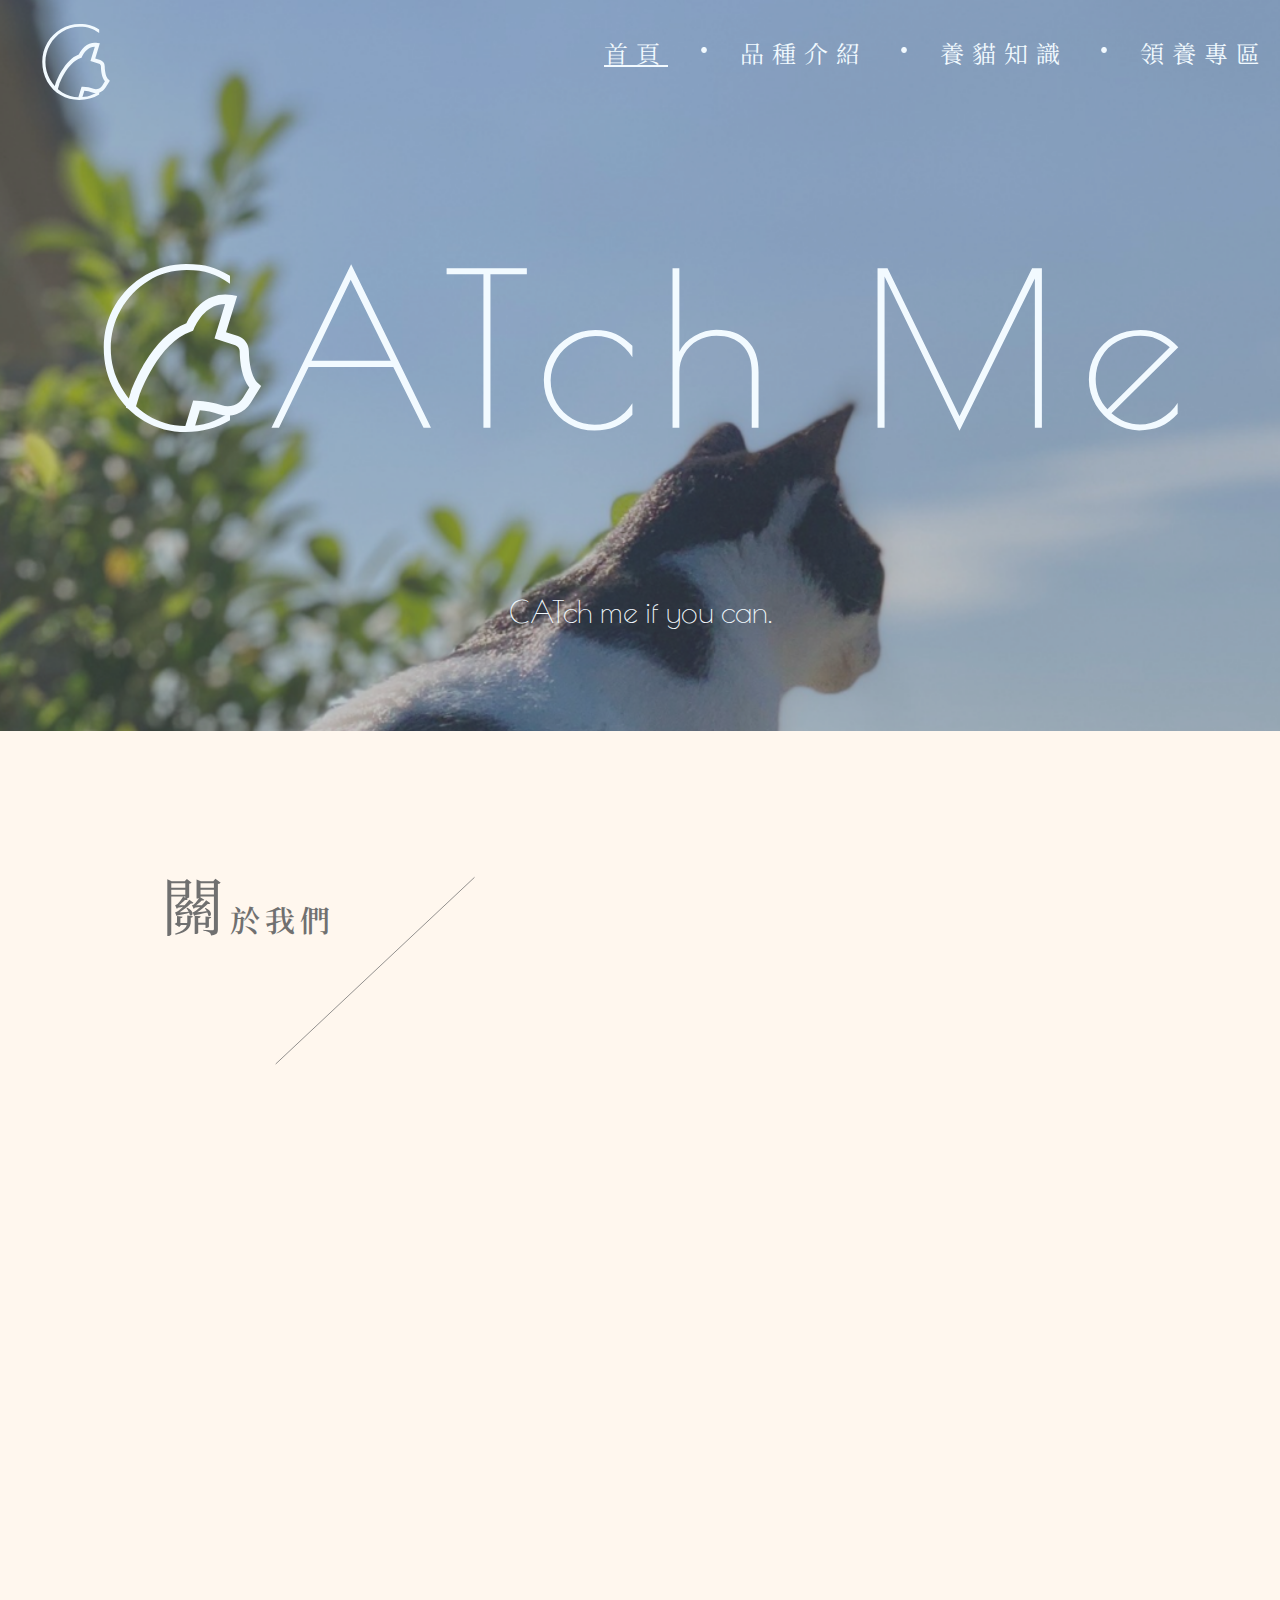
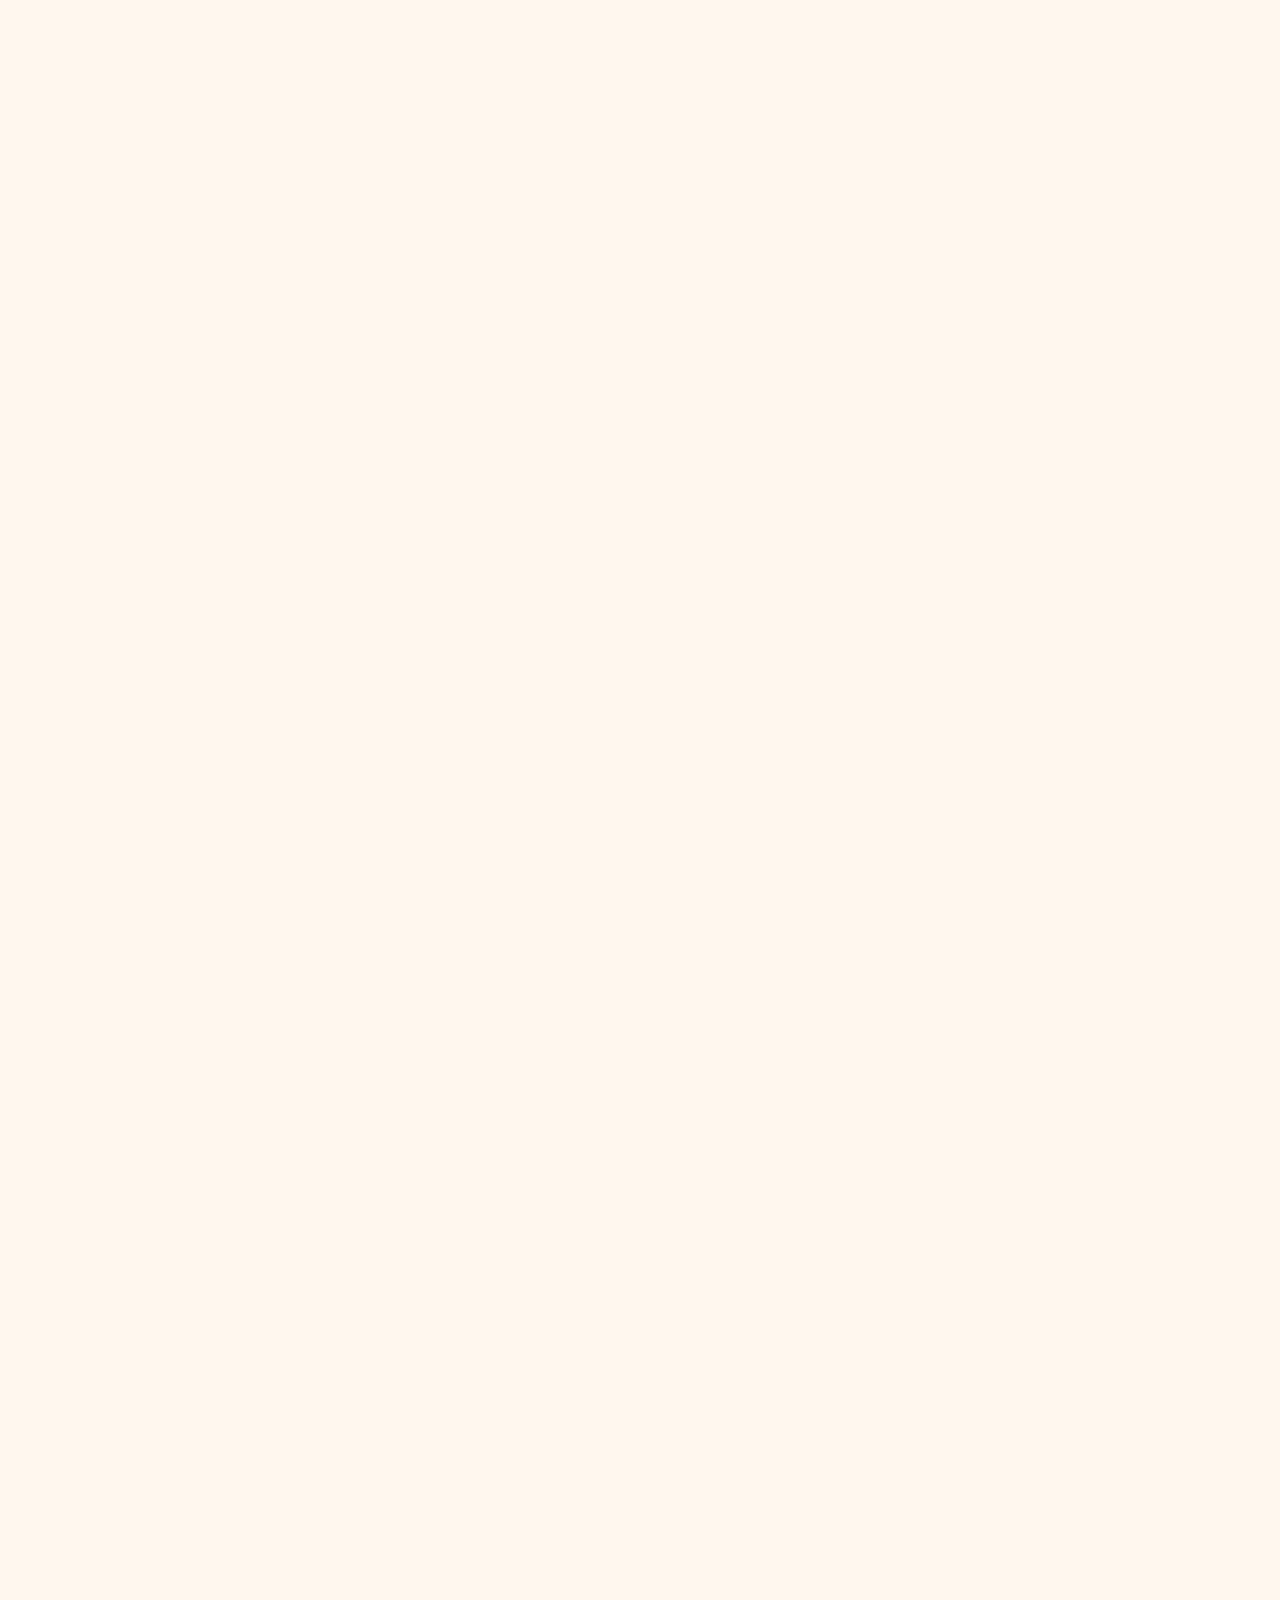
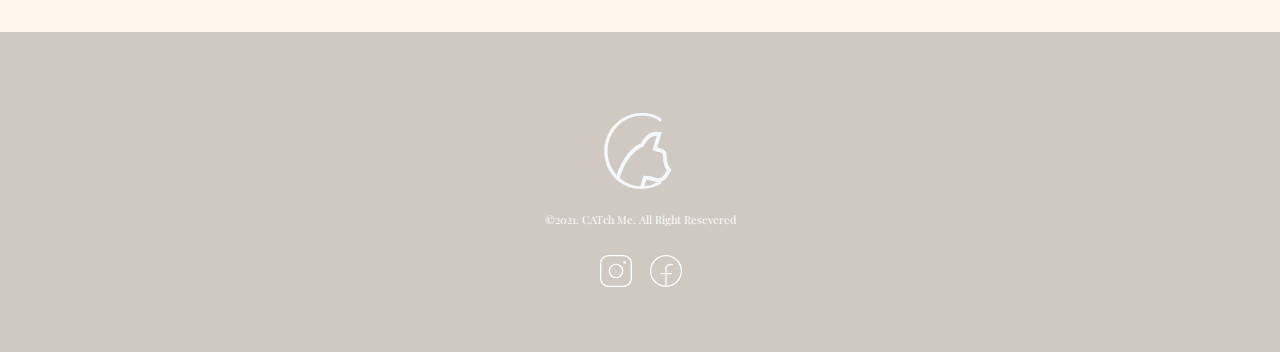
<file: index.html>
<!DOCTYPE html>
<html lang="en">
<head>
    <meta charset="UTF-8">
    <meta http-equiv="X-UA-Compatible" content="IE=edge">
    <meta name="viewport" content="width=device-width, initial-scale=1.0">
    <link rel="stylesheet" href="https://necolas.github.io/normalize.css/">
    <link rel="stylesheet" href="css/style.css">
    <link rel="stylesheet" href="css/bootstrap.min.css">
    <link rel="stylesheet" href="css/animate.css">
    <link href="https://unpkg.com/aos@2.3.1/dist/aos.css" rel="stylesheet">
    <title>CATch ME2</title>
</head>
<body>

<div class="hide">
    <input type="checkbox" name="menu-switcher" id="menu-switcher" class="check_box" />
    <label for="menu-switcher" class="menu">MENU</label>
    <div class="hamburger">
        <ul class="ham_item">
            <li><a href="./index.html" class="ham_a this_ham">首頁</a></li>
            <li><a href="./breed.html" class="ham_a">品種介紹</a></li>
            <li><a href="./tips.html" class="ham_a">養貓知識</a></li>
            <li><a href="./pet.html" class="ham_a">領養專區</a></li>
        </ul>
    </div>
</div>
    <button class="js-back-to-top back-to-top" title="回到頭部">
        <img src="./img/img_top.svg" alt="">
    </button>
    <header class="container-fluid">
        <div class="top"> 
            <a href="index.html" class=" a_logo animate__animated animate__rotateIn">
                <img src="./img/img_logo.svg" alt="logo" class="logo">
            </a>
            <div class="hide2">
                <div class="nav animate__animated animate__fadeInRight">
                    <a href="./index.html" class="navitem this_page">首頁</a>
                    <div class="dot"><img src="./img/img_dot.png" alt="dot" class="img_dot"></div>
                    <a href="breed.html" class="navitem">品種介紹</a>
                    <div class="dot"><img src="./img/img_dot.png" alt="dot" class="img_dot"></div>
                    <a href="./tips.html" class="navitem">養貓知識</a>
                    <div class="dot"><img src="./img/img_dot.png" alt="dot" class="img_dot"></div>
                    <a href="./pet.html" class="navitem">領養專區</a>
                </div>
            </div>
        </div>
        <div class="title row">
            <img src="./img/img_title_logo.svg" alt="" class="title_logo col animate__animated animate__fadeInUp">
        </div>
        <div class="small_title"><p class="small_title_word animate__animated animate__fadeIn animate__slow">CATch me if you can.</p></div>
    </header>
    <div class="container-fluid">
        <div class="about_box container">
            <div class="adout_us wow animate__animated animate__fadeInLeft">
                <p class="about_big">關</p><p class="about_small">於我們</p>
            </div>
            <div class="line  wow animate__animated animate__fadeInRight"><img src="./img/img_line.svg" alt="" class="img_line"></div>
            <div class="about_word">
                <p class="about_text wow animate__animated animate__fadeInRight ">打造屬於一個專屬於貓咪的平台，彙整各種關於貓咪的資訊，<br>讓大家更加認識、更了解、更喜愛貓咪。</p>
            </div>
        </div>
    </div>
    <div class="container-fluid">
        <div class="container-sm">
            <div class="img-cat pet" data-aos="flip-left" data-aos-duration="1500">
                <img src="./img/img_pet.png" alt="" class="cat_img">
                <div class="text_pet">
                    <p class="text1-1">領養貓貓</p>
                    <div class="text1-2">準備好，就進來吧!</div>
                </div>
                <div class="text_more">
                    <a href="./pet.html" class="seemore">
                        <p class="see">查看更多>></p>
                    </a>
                </div>
            </div>
            <div class="img-cat breed" data-aos="flip-left" data-aos-duration="1500">
                <img src="./img/img_breed.png" alt="" class="cat_img">
                <div class="text_breed">
                    <p class="text1-1">貓貓介紹</p>
                    <div class="text1-2">帶你認識品種貓!</div>
                </div>
                <div class="text_more">
                    <a href="./breed.html" class="seemore2">
                        <p class="see">查看更多>></p>
                    </a>
                </div>
            </div>
            <div class="img-cat tips" data-aos="flip-left" data-aos-duration="1500">
                <img src="./img/img_tips.png" alt="" class="cat_img">
                <div class="text_tips">
                    <p class="text1-1">養貓知識</p>
                    <div class="text1-2">養貓小撇步，一次報給你知!</div>
                </div>
                <div class="text_more">
                    <a href="./tips.html" class="seemore">
                        <p class="see">查看更多>></p>
                    </a>
                </div>
            </div>
        </div>
    </div>
    <footer>
        <div class="gap"></div>
        <img src="./img/img_logo.svg" alt=""  class="footer_logo">
        <p class="footer_word">©2021. CATch Me. All Right Resevered</p>
        <div class="icon">
            <a href="" class="ig">
                <img src="./img/img_icon_ig.svg" alt="">
            </a>
            <a href="" class="ig">
                <img src="./img/img_icon_fb.svg" alt="">
            </a>
        </div>
    </footer>

    
<!-- js -->
    <script src="./js/jQuery.js"></script>
    <script src="./js/script.js"></script>
    <script src="./js/wow.min.js"></script>
    <script src="https://unpkg.com/aos@2.3.1/dist/aos.js"></script>
</body>
</html>
</file>
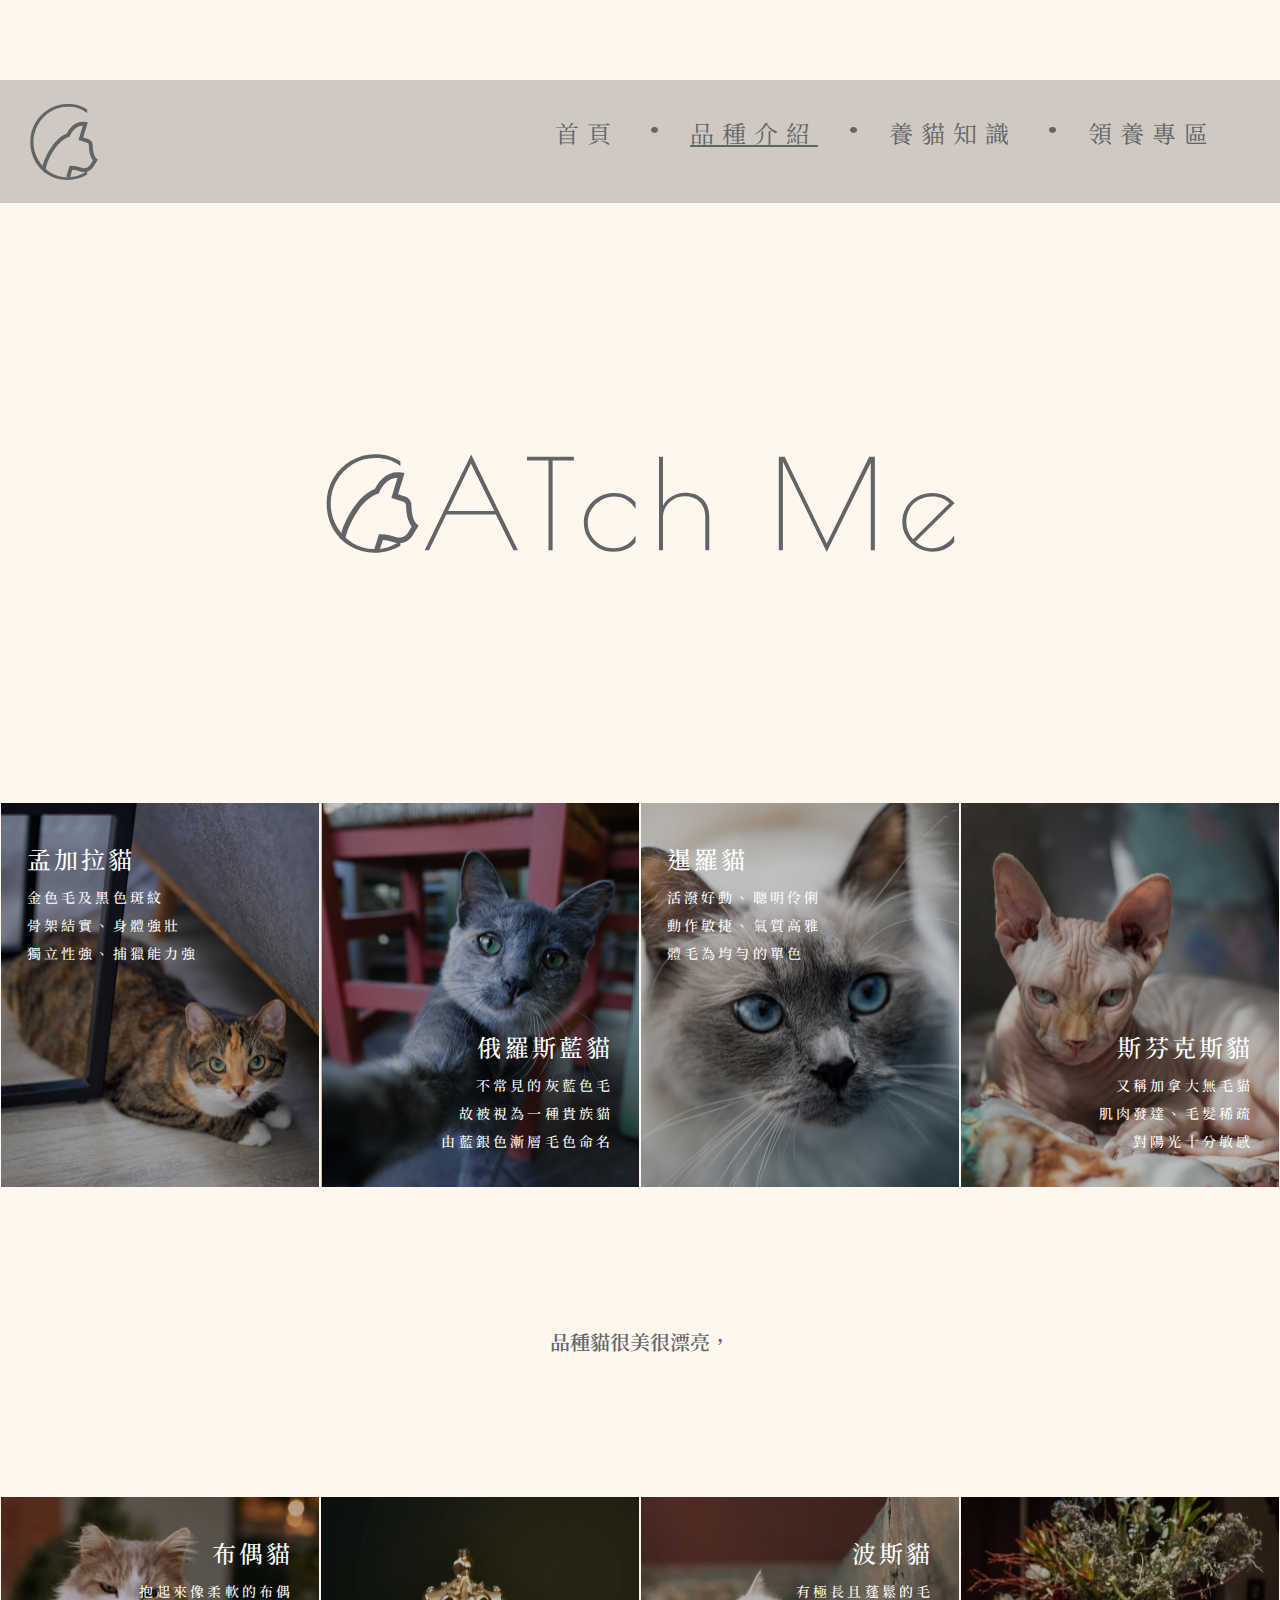
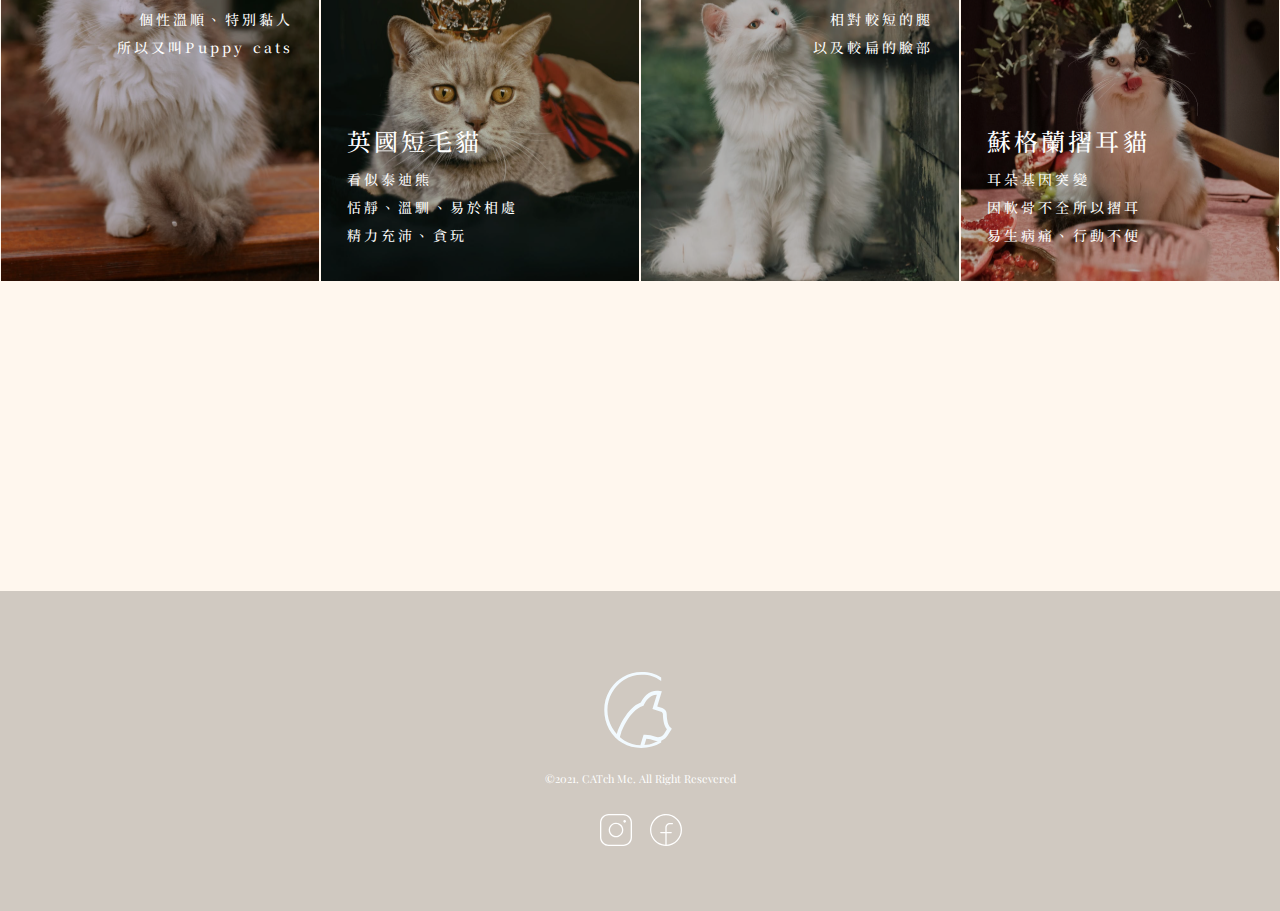
<file: breed.html>
<!DOCTYPE html>
<html lang="en">
<head>
    <meta charset="UTF-8">
    <meta http-equiv="X-UA-Compatible" content="IE=edge">
    <meta name="viewport" content="width=device-width, initial-scale=1.0">
    <link rel="stylesheet" href="https://necolas.github.io/normalize.css/">
    <link rel="stylesheet" href="css/breed.css">
    <link rel="stylesheet" href="css/bootstrap.min.css">
    <link rel="stylesheet" href="css/animate.css">
    <link href="https://unpkg.com/aos@2.3.1/dist/aos.css" rel="stylesheet">
    <title>breed</title>
</head>
<body>
    <button class="js-back-to-top back-to-top" title="回到頭部">
        <img src="./img/img_top.svg" alt="">
    </button>
   <div class="fluid">
       <div class="blank"></div>
       <div class="headerset">
            <div class="hide">
                <input type="checkbox" name="menu-switcher" id="menu-switcher" class="check_box" />
                <label for="menu-switcher" class="menu">MENU</label>
                <div class="hamburger">
                    <ul class="ham_item">
                        <li><a href="./index.html" class="ham_a">首頁</a></li>
                        <li><a href="./breed.html" class="ham_a  this_ham">品種介紹</a></li>
                        <li><a href="./tips.html" class="ham_a">養貓知識</a></li>
                        <li><a href="./pet.html" class="ham_a">領養專區</a></li>
                    </ul>
                </div>
            </div>
            <div class="hide2">
                <div class="nav animate__animated animate__fadeInRight">
                    <a href="./index.html" class="navitem">首頁</a>
                    <div class="dot"><img src="./img/img_dot_black.png" alt="dot" class="img_dot"></div>
                    <a href="./breed.html" class="navitem this_page">品種介紹</a>
                    <div class="dot"><img src="./img/img_dot_black.png" alt="dot" class="img_dot"></div>
                    <a href="./tips.html" class="navitem">養貓知識</a>
                    <div class="dot"><img src="./img/img_dot_black.png" alt="dot" class="img_dot"></div>
                    <a href="./pet.html" class="navitem">領養專區</a>
                </div>
            </div>
           <a href="index.html" class="a_logo animate__animated animate__rotateIn">
                <img src="./img/img_logo_black.svg" alt="logo" class="logo">
           </a>
       </div>
       <div class="container-fluid">
            <div class="title row">
                <img src="./img/img_title_logo_black.svg" alt="" class="title_logo col animate__animated animate__fadeInUp">
            </div>
        </div>
       <div class="box1 row1">
            <div class="box1-1 col1">
                <a href="" class="cat_picture">
                    <div class="mask">
                        <div class="cat_gap">
                            <div class="cat_name">孟加拉貓</div>
                            <div class="cat_text">
                                金色毛及黑色斑紋<br>
                                骨架結實、身體強壯<br>
                                獨立性強、捕獵能力強
                            </div>
                        </div>
                    </div>
                </a>  
            </div>
            <div class="box1-2 col1">
                <a href="" class="cat_picture2">
                    <div class="mask2">
                        <div class="cat_gap">
                            <div class="cat_name">俄羅斯藍貓</div>
                            <div class="cat_text">
                                不常見的灰藍色毛<br>
                                故被視為一種貴族貓<br>
                                由藍銀色漸層毛色命名
                            </div>
                        </div>
                    </div>
                </a> 
            </div>
            <div class="box1-3 col1">
                <a href="" class="cat_picture">
                    <div class="mask">
                        <div class="cat_gap">
                            <div class="cat_name">暹羅貓</div>
                            <div class="cat_text">
                                活潑好動、聰明伶俐<br>
                                動作敏捷、氣質高雅<br>
                                體毛為均勻的單色
                            </div>
                        </div>
                    </div>
                </a>   
            </div>
            <div class="box1-4 col1">
                <a href="" class="cat_picture2">
                    <div class="mask2">
                        <div class="cat_gap">
                            <div class="cat_name">斯芬克斯貓</div>
                            <div class="cat_text">
                                又稱加拿大無毛貓<br>
                                肌肉發達、毛髮稀疏<br>
                                對陽光十分敏感
                            </div>
                        </div>
                    </div>
                </a> 
            </div>
       </div>
       <div class="container fixed">
           <div class="middle">品種貓很美很漂亮，</div>
       </div>
       <div class="box2 row2">
            <div class="box2-1 col2">
                <a href="" class="cat_picture3">
                    <div class="mask3">
                        <div class="cat_gap">
                            <div class="cat_name">布偶貓</div>
                            <div class="cat_text">
                                抱起來像柔軟的布偶<br>
                                個性溫順、特別黏人<br>
                                所以又叫Puppy cats
                            </div>
                        </div>
                    </div>
                </a>  
            </div>
            <div class="box2-2 col2">
                <a href="" class="cat_picture4">
                    <div class="mask4">
                        <div class="cat_gap">
                            <div class="cat_name">英國短毛貓</div>
                            <div class="cat_text">
                                看似泰迪熊<br>
                                恬靜、溫馴、易於相處<br>
                                精力充沛、貪玩                            
                            </div>
                        </div>
                    </div>
                </a> 
            </div>
            <div class="box2-3 col2">
                <a href="" class="cat_picture3">
                    <div class="mask3">
                        <div class="cat_gap">
                            <div class="cat_name">波斯貓</div>
                            <div class="cat_text">
                                有極長且蓬鬆的毛<br>
                                相對較短的腿<br>
                                以及較扁的臉部
                            </div>
                        </div>
                    </div>
                </a>   
            </div>
            <div class="box2-4 col2">
                <a href="" class="cat_picture4">
                    <div class="mask4">
                        <div class="cat_gap">
                            <div class="cat_name">蘇格蘭摺耳貓</div>
                            <div class="cat_text">
                                耳朵基因突變<br>
                                因軟骨不全所以摺耳<br>
                                易生病痛、行動不便
                            </div>
                        </div>
                    </div>
                </a> 
            </div>
       </div>   
       <div class="container fixed">
        <div class="bottom wow animate__animated animate__flash animate__delay-1s">但請以領養代替購買!</div>
    </div> 
    <footer>
        <div class="gap"></div>
        <img src="./img/img_logo.svg" alt="" class="footer_logo">
        <p class="footer_word">©2021. CATch Me. All Right Resevered</p>
        <div class="icon">
            <a href="" class="ig">
                <img src="./img/img_icon_ig.svg" alt="">
            </a>
            <a href="" class="ig">
                <img src="./img/img_icon_fb.svg" alt="">
            </a>
        </div>
    </footer>
    <!-- js -->
    <script src="./js/jQuery.js"></script>
    <script src="./js/script.js"></script>
    <script src="./js/wow.min.js"></script>
    <script src="https://unpkg.com/aos@2.3.1/dist/aos.js"></script>
   
</body>
</html>
          <!-- <div class="box1-2 col-3">
                <img src="./img/breed/俄羅斯藍貓.png" alt="">
                <p class="box_title"></p>
                <p class="box_text"></p>
         </div> -->
</file>
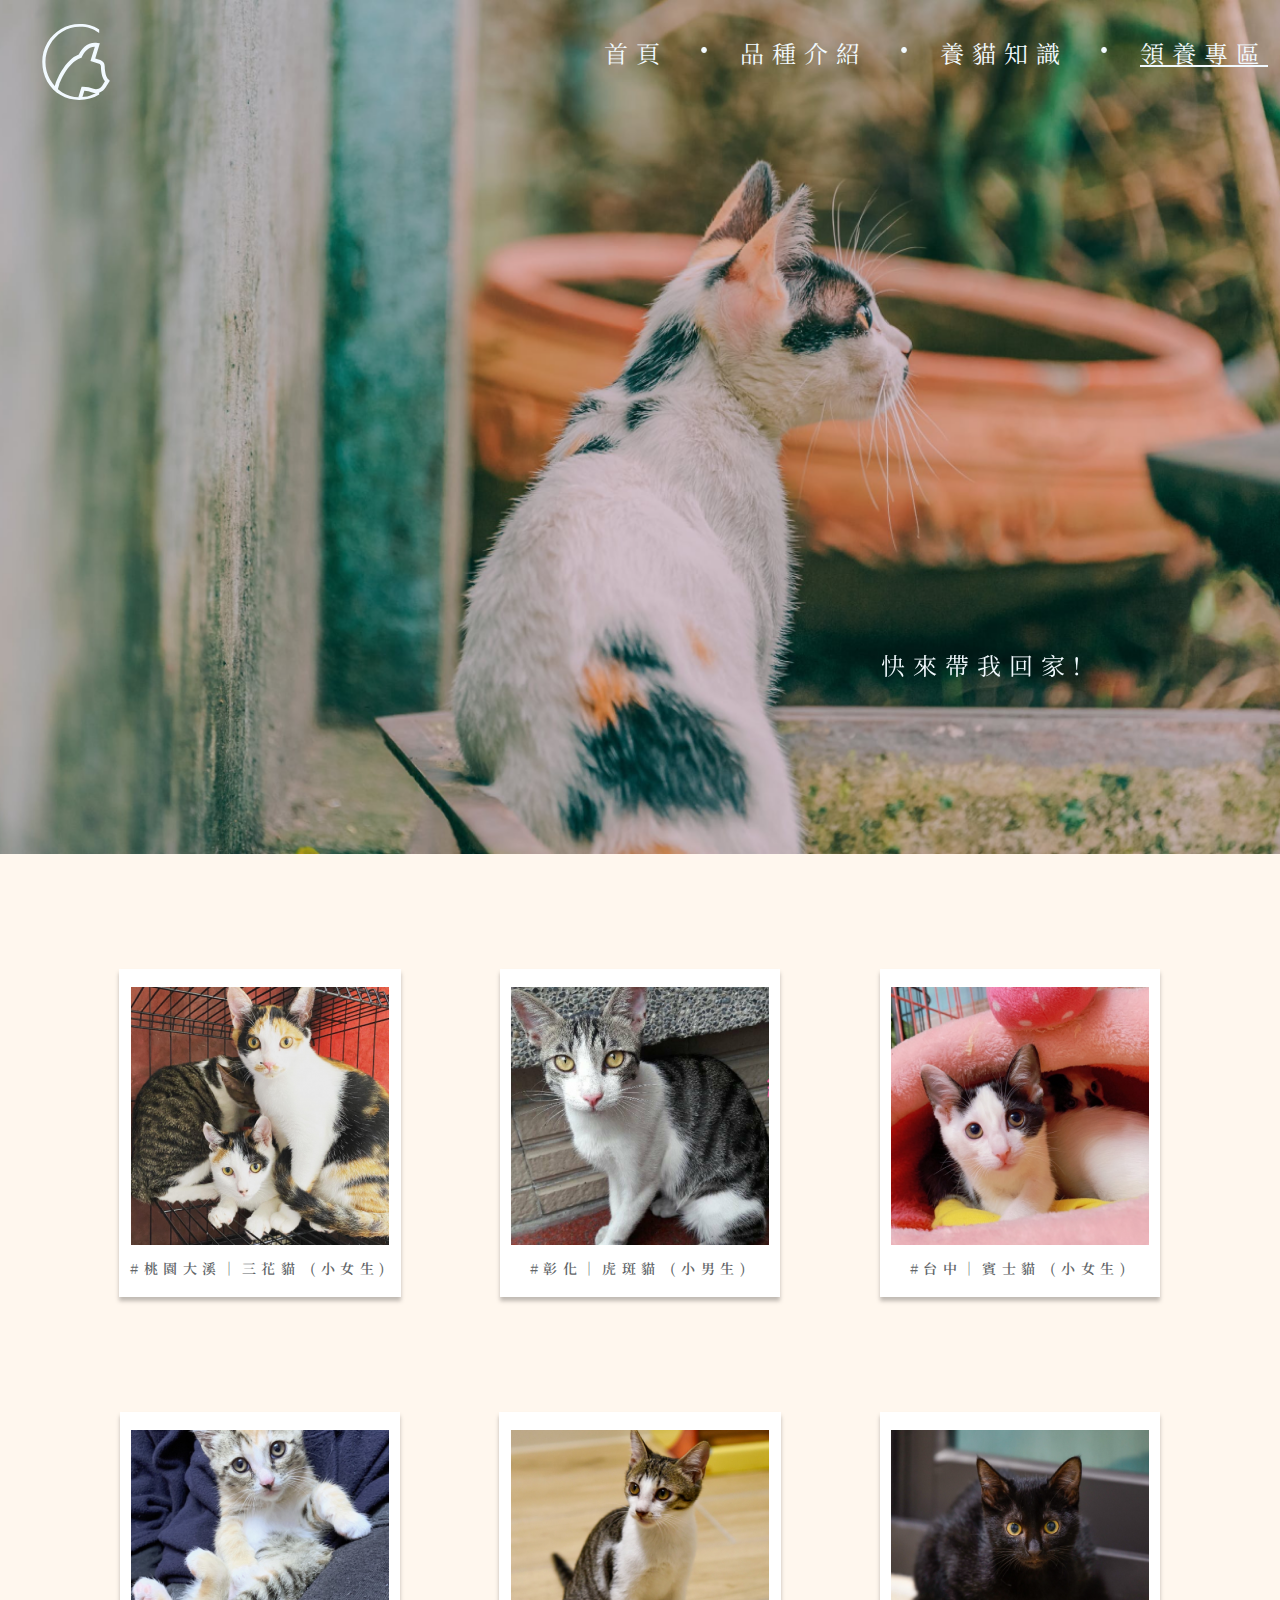
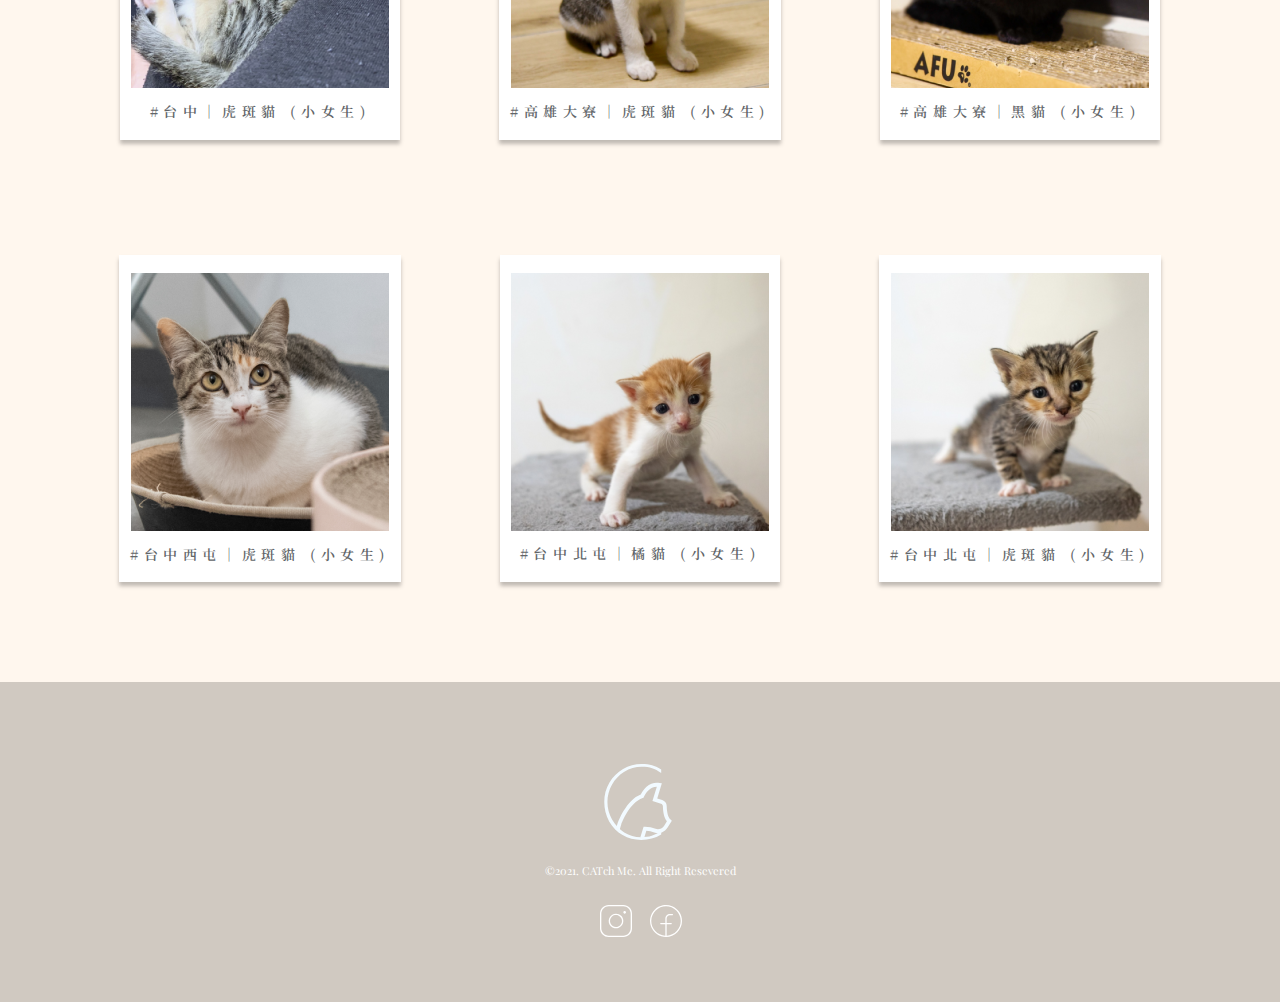
<file: pet.html>
<!DOCTYPE html>
<html lang="en">
<head>
    <meta charset="UTF-8">
    <meta http-equiv="X-UA-Compatible" content="IE=edge">
    <meta name="viewport" content="width=device-width, initial-scale=1.0">
    <link rel="stylesheet" href="https://necolas.github.io/normalize.css/">
    <link rel="stylesheet" href="css/pet.css">
    <link rel="stylesheet" href="css/bootstrap.min.css">
    <link rel="stylesheet" href="css/animate.css">
    <link href="https://unpkg.com/aos@2.3.1/dist/aos.css" rel="stylesheet">
    <title>pet</title>
</head>
<body>
    <div class="hide">
        <input type="checkbox" name="menu-switcher" id="menu-switcher" class="check_box" />
        <label for="menu-switcher" class="menu">MENU</label>
        <div class="hamburger">
            <ul class="ham_item">
                <li><a href="./index.html" class="ham_a">首頁</a></li>
                <li><a href="./breed.html" class="ham_a">品種介紹</a></li>
                <li><a href="./tips.html" class="ham_a">養貓知識</a></li>
                <li><a href="./pet.html" class="ham_a  this_ham">領養專區</a></li>
            </ul>
        </div>
    </div>
    <button class="js-back-to-top back-to-top" title="回到頭部">
        <img src="./img/img_top.svg" alt="">
    </button>
    <header class="container-fluid fixed">
        <div class="top"> 
            <a href="index.html" class="animate__animated animate__rotateIn">
                <img src="./img/img_logo.svg" alt="logo" class="logo">
            </a>
            <div class="hide2">
                <div class="nav animate__animated animate__fadeInRight">
                    <a href="./index.html" class="navitem">首頁</a>
                    <div class="dot"><img src="./img/img_dot.png" alt="dot" class="img_dot"></div>
                    <a href="breed.html" class="navitem">品種介紹</a>
                    <div class="dot"><img src="./img/img_dot.png" alt="dot" class="img_dot"></div>
                    <a href="./tips.html" class="navitem">養貓知識</a>
                    <div class="dot"><img src="./img/img_dot.png" alt="dot" class="img_dot"></div>
                    <a href="./pet.html" class="navitem  this_page">領養專區</a>
                </div>
            </div>
        </div>
        <div class="little_title" data-aos="zoom-in-up"  data-aos-delay="200" data-aos-duration="1500">快來帶我回家!</div>
    </header>
    <div class="container-fluid">
        <div class="container-sm">
            <div class="row">
                <div class="col-6 col-md-4 align">
                    <div class="photo animate__animated animate__flipInY">
                        <a href="" class="a_photo">
                            <img src="./img/pet/pet_1.png" alt="" class="pet_photo">
                            <div class="word">
                                <div class="word1">
                                    快來了解我，                              
                                </div>
                                <div class="word2">
                                    把我帶回家!                           
                                </div>
                            </div>
                        </a>
                        <div class="introduce">#桃園大溪｜三花貓 (小女生)</div>
                    </div>
                </div>
                <div class="col-6 col-md-4 align">
                    <div class="photo animate__animated animate__flipInY">
                        <a href="" class="a_photo">
                            <img src="./img/pet/pet_2.png" alt="" class="pet_photo">
                            <div class="word">
                                <div class="word1">
                                    快來了解我，                              
                                </div>
                                <div class="word2">
                                    把我帶回家!                           
                                </div>
                            </div>
                        </a>
                        <div class="introduce">#彰化｜虎斑貓 (小男生)</div>
                    </div>
                </div>
                <div class="col-6 col-md-4 align">
                    <div class="photo  animate__animated animate__flipInY">
                        <a href="" class="a_photo">
                            <img src="./img/pet/pet_3.png" alt="" class="pet_photo">
                            <div class="word">
                                <div class="word1">
                                    快來了解我，                              
                                </div>
                                <div class="word2">
                                    把我帶回家!                           
                                </div>
                            </div>
                        </a>
                        <div class="introduce">#台中｜賓士貓 (小女生)</div>
                    </div>
                </div>
                <div class="col-6 col-md-4 align">
                    <div class="photo animate__animated animate__flipInY">
                        <a href="" class="a_photo">
                            <img src="./img/pet/pet_4.png" alt="" class="pet_photo">
                            <div class="word">
                                <div class="word1">
                                    快來了解我，                              
                                </div>
                                <div class="word2">
                                    把我帶回家!                           
                                </div>
                            </div>
                        </a>
                        <div class="introduce">#台中｜虎斑貓 (小女生)</div>
                    </div>
                </div>
                <div class="col-6 col-md-4 align">
                    <div class="photo   animate__animated animate__flipInY">
                        <a href="" class="a_photo">
                            <img src="./img/pet/pet_5.png" alt="" class="pet_photo">
                            <div class="word">
                                <div class="word1">
                                    快來了解我，                              
                                </div>
                                <div class="word2">
                                    把我帶回家!                           
                                </div>
                            </div>
                        </a>
                        <div class="introduce">#高雄大寮｜虎斑貓 (小女生)</div>
                    </div>
                </div>
                <div class="col-6 col-md-4 align">
                    <div class="photo  animate__animated animate__flipInY">
                        <a href="" class="a_photo">
                            <img src="./img/pet/pet_6.png" alt="" class="pet_photo">
                            <div class="word">
                                <div class="word1">
                                    快來了解我，                              
                                </div>
                                <div class="word2">
                                    把我帶回家!                           
                                </div>
                            </div>
                        </a>
                        <div class="introduce">#高雄大寮｜黑貓 (小女生)</div>
                    </div>
                </div>
                <div class="col-6 col-md-4 align">
                    <div class="photo   animate__animated animate__flipInY">
                        <a href="" class="a_photo">
                            <img src="./img/pet/pet_7.png" alt="" class="pet_photo">
                            <div class="word">
                                <div class="word1">
                                    快來了解我，                              
                                </div>
                                <div class="word2">
                                    把我帶回家!                           
                                </div>
                            </div>
                        </a>
                        <div class="introduce">#台中西屯｜虎斑貓 (小女生)</div>
                    </div>
                </div>
                <div class="col-6 col-md-4 align">
                    <div class="photo   animate__animated animate__flipInY">
                        <a href="" class="a_photo">
                            <img src="./img/pet/pet_8.png" alt="" class="pet_photo">
                            <div class="word">
                                <div class="word1">
                                    快來了解我，                              
                                </div>
                                <div class="word2">
                                    把我帶回家!                           
                                </div>
                            </div>
                        </a>
                        <div class="introduce">#台中北屯｜橘貓 (小女生)</div>
                    </div>
                </div>
                <div class="col-6 col-md-4 align">
                    <div class="photo  animate__animated animate__flipInY">
                        <a href="" class="a_photo">
                            <img src="./img/pet/pet_9.png" alt="" class="pet_photo">
                            <div class="word">
                                <div class="word1">
                                    快來了解我，                              
                                </div>
                                <div class="word2">
                                    把我帶回家!                           
                                </div>
                            </div>
                        </a>
                        <div class="introduce">#台中北屯｜虎斑貓 (小女生)</div>
                    </div>
                </div>
            </div>
        </div>
    </div>
    <footer>
        <div class="gap"></div>
        <img src="./img/img_logo.svg" alt="" class="footer_logo">
        <p class="footer_word">©2021. CATch Me. All Right Resevered</p>
        <div class="icon">
            <a href="" class="ig">
                <img src="./img/img_icon_ig.svg" alt="">
            </a>
            <a href="" class="ig">
                <img src="./img/img_icon_fb.svg" alt="">
            </a>
        </div>
    </footer>
<!-- js -->
    <script src="./js/jQuery.js"></script>
    <script src="./js/script.js"></script>
    <script src="./js/wow.min.js"></script>
    <script src="https://unpkg.com/aos@2.3.1/dist/aos.js"></script>
</body>
</html>
</file>
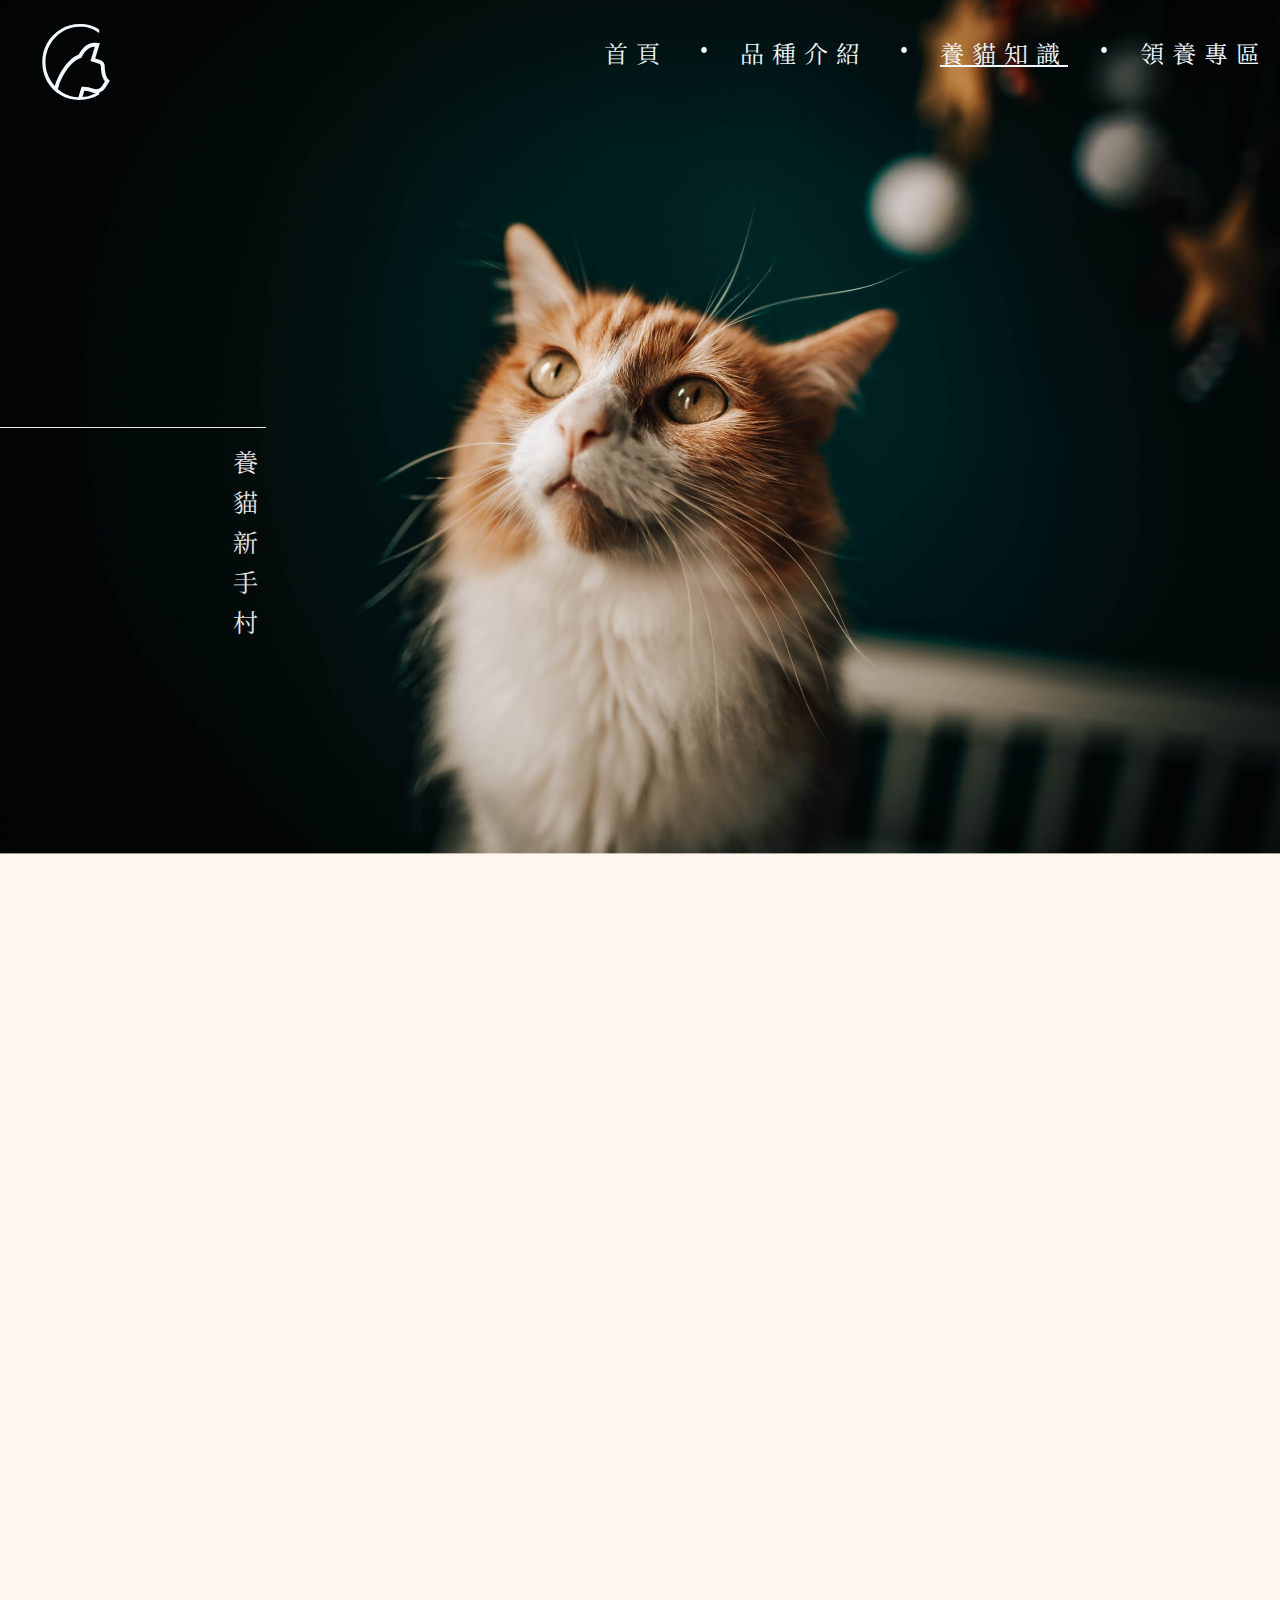
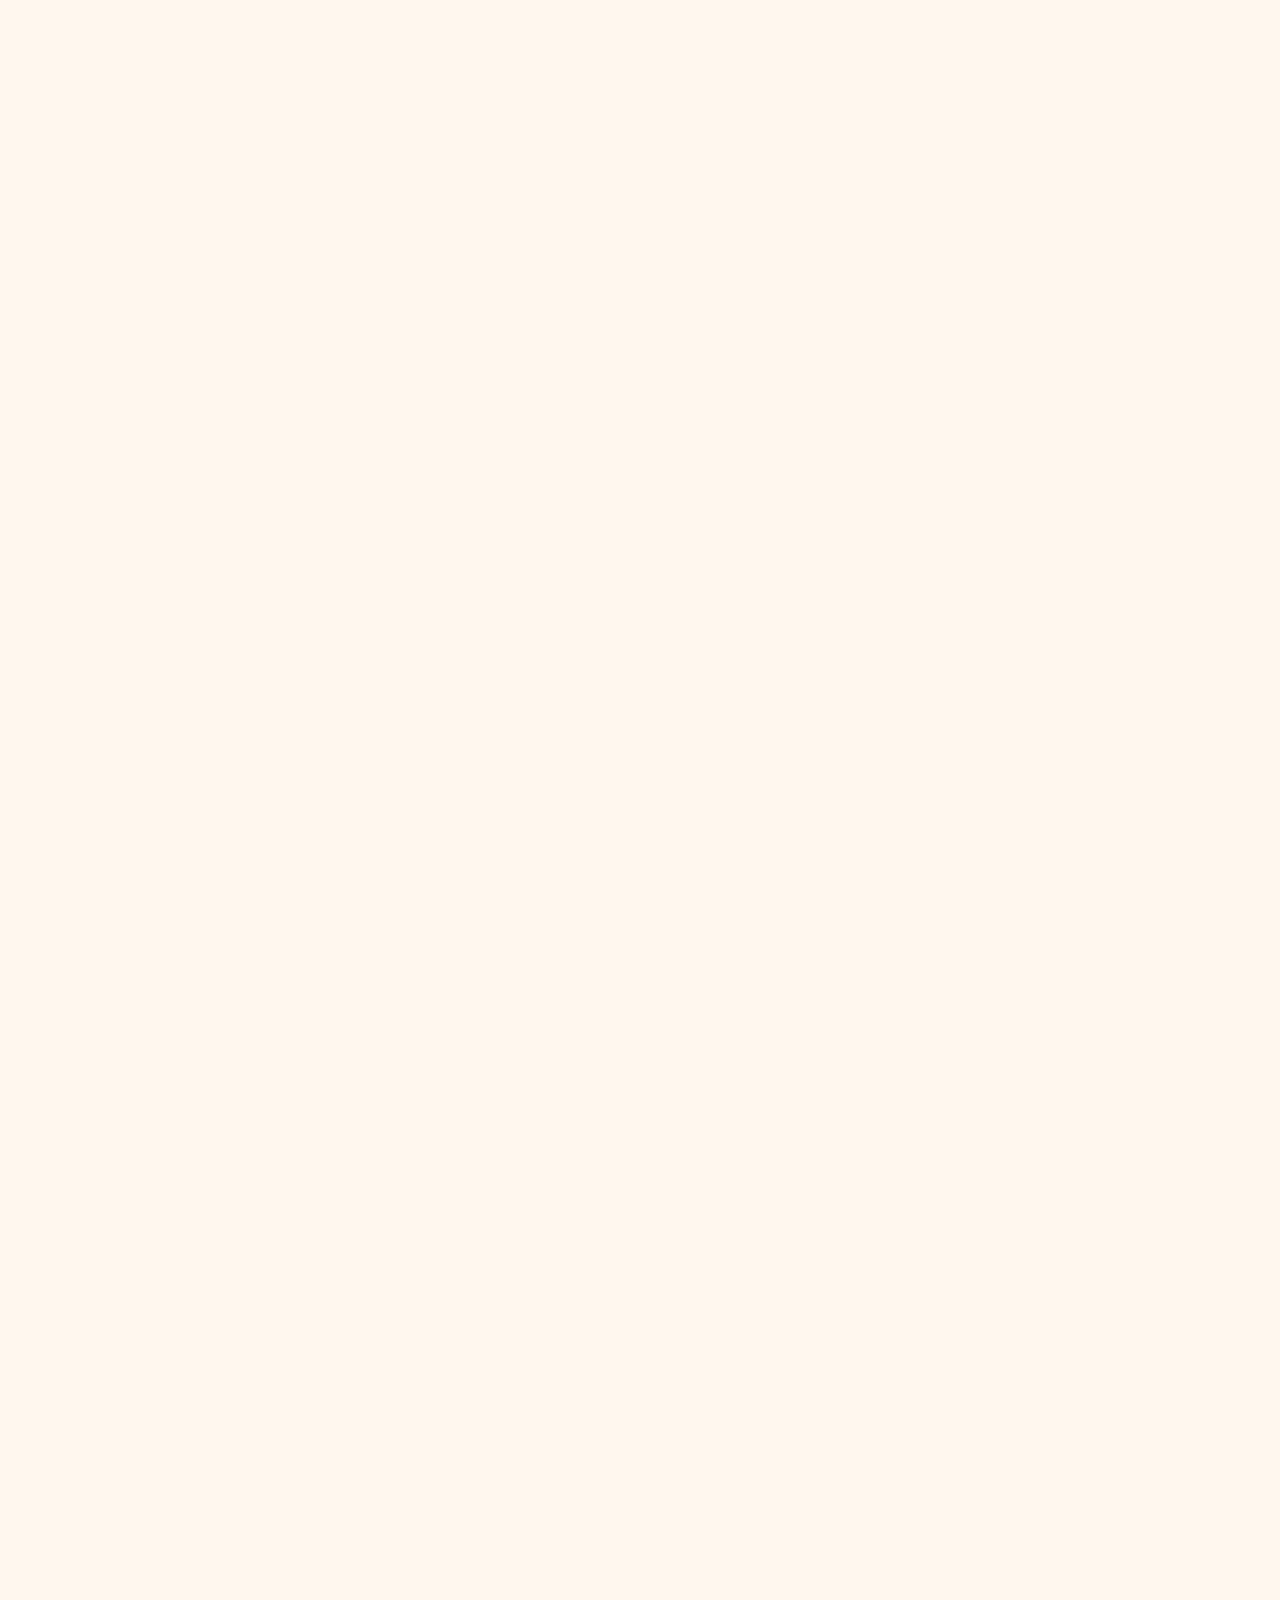
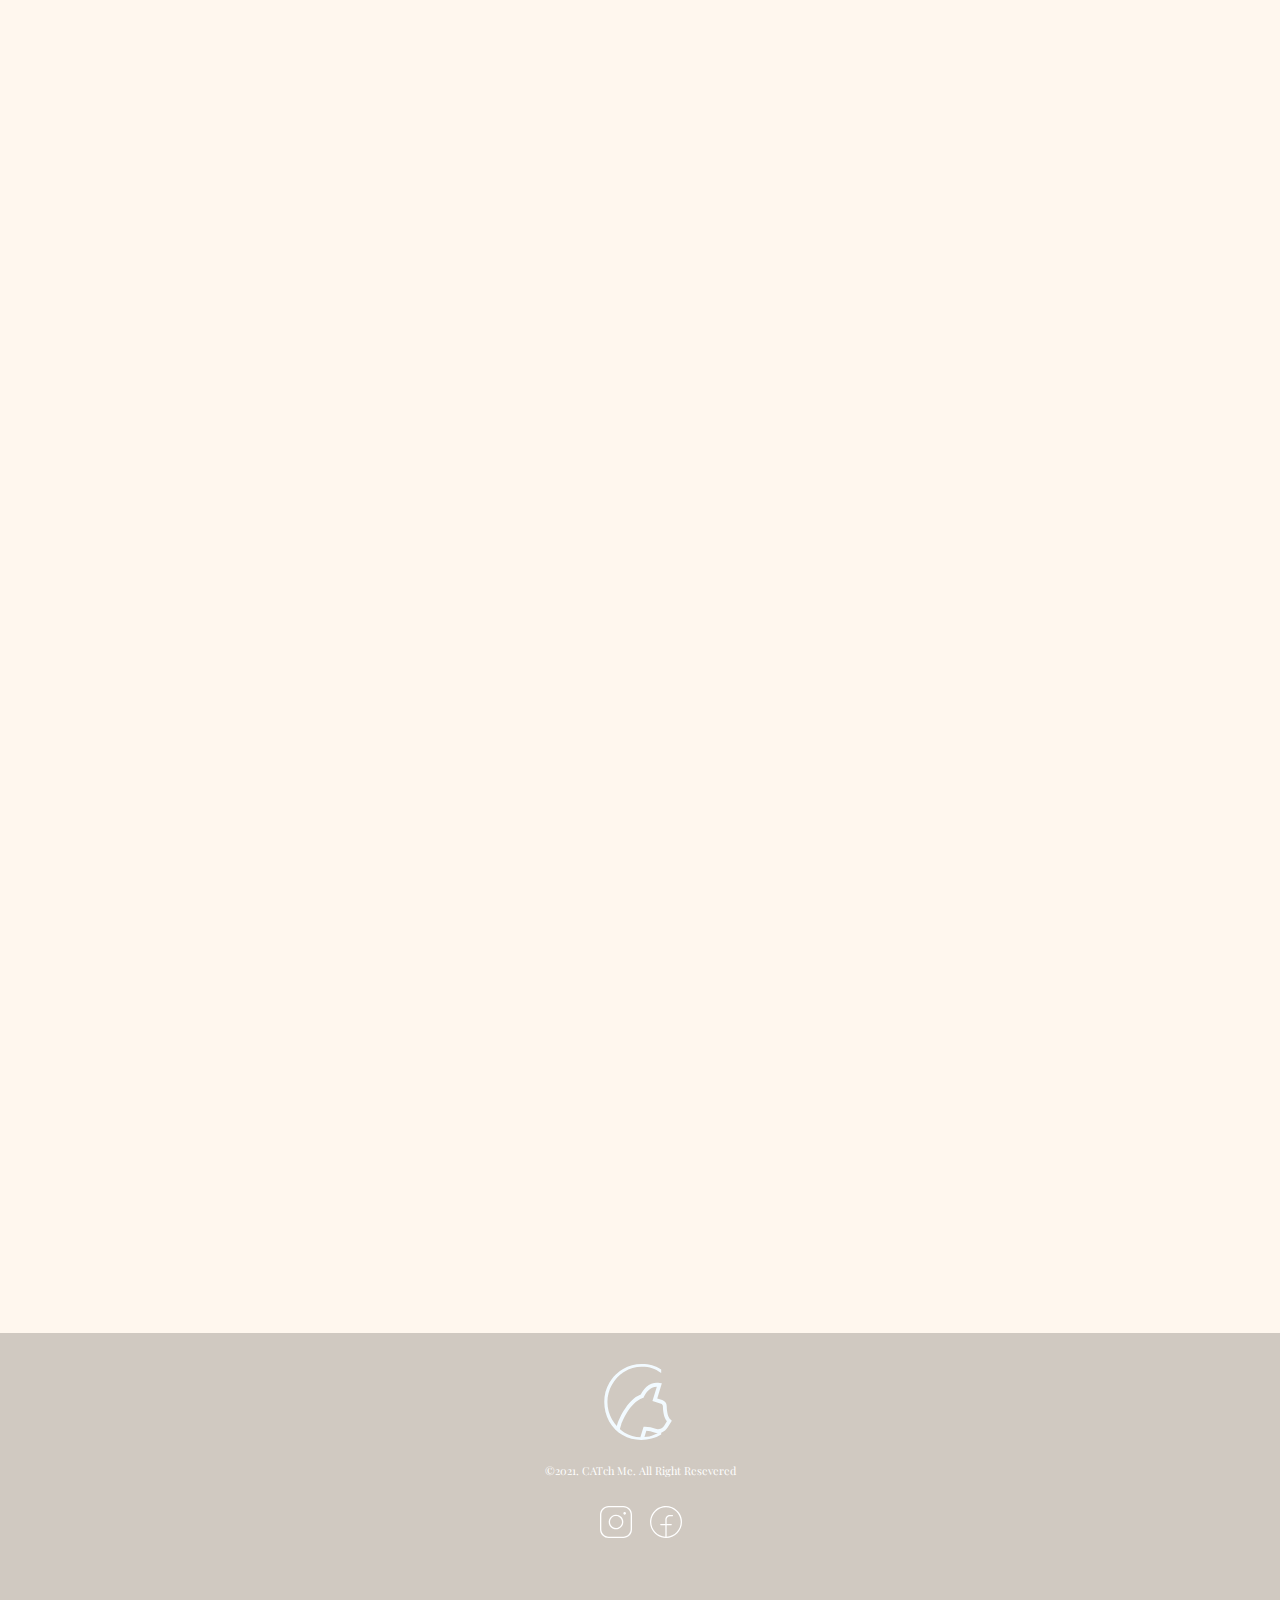
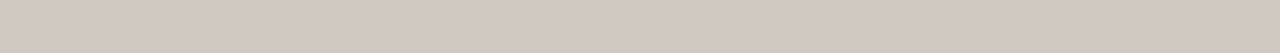
<file: tips.html>
<!DOCTYPE html>
<html lang="en">
<head>
    <meta charset="UTF-8">
    <meta http-equiv="X-UA-Compatible" content="IE=edge">
    <meta name="viewport" content="width=device-width, initial-scale=1.0">
    <link rel="stylesheet" href="https://necolas.github.io/normalize.css/">
    <link rel="stylesheet" href="css/tips.css">
    <link rel="stylesheet" href="css/bootstrap.min.css">
    <link rel="stylesheet" href="css/animate.css">
    <link href="https://unpkg.com/aos@2.3.1/dist/aos.css" rel="stylesheet">
    <title>tips</title>
</head>
<body>
    <div class="hide">
        <input type="checkbox" name="menu-switcher" id="menu-switcher" class="check_box" />
        <label for="menu-switcher" class="menu">MENU</label>
        <div class="hamburger">
            <ul class="ham_item">
                <li><a href="./index.html" class="ham_a">首頁</a></li>
                <li><a href="./breed.html" class="ham_a">品種介紹</a></li>
                <li><a href="./tips.html" class="ham_a  this_ham">養貓知識</a></li>
                <li><a href="./pet.html" class="ham_a">領養專區</a></li>
            </ul>
        </div>
    </div>
    <button class="js-back-to-top back-to-top" title="回到頭部">
        <img src="./img/img_top.svg" alt="">
    </button>
    <header class="container-fluid fixed">
        <div class="top"> 
            <a href="index.html" class="animate__animated animate__rotateIn">
                <img src="./img/img_logo.svg" alt="logo" class="logo">
            </a>
            <div class="hide2">
                <div class="nav animate__animated animate__fadeInRight">
                    <a href="./index.html" class="navitem">首頁</a>
                    <div class="dot"><img src="./img/img_dot.png" alt="dot" class="img_dot"></div>
                    <a href="breed.html" class="navitem">品種介紹</a>
                    <div class="dot"><img src="./img/img_dot.png" alt="dot" class="img_dot"></div>
                    <a href="./tips.html" class="navitem  this_page">養貓知識</a>
                    <div class="dot"><img src="./img/img_dot.png" alt="dot" class="img_dot"></div>
                    <a href="./pet.html" class="navitem">領養專區</a>
                </div>
            </div>
        </div>
        <div class="title_part">
            <div class="tips_line animate__animated animate__fadeInLeft animate__delay-1s"></div>
            <div class="title animate__animated animate__fadeInDown animate__delay-2s">養貓新手村</div>
        </div>
        <div class="seemore"  data-aos="zoom-in">
           <a href="./tips.html" class="seemore_word">更多資訊<div class="move">→</div></a>
        </div>
    </header>
    <div class="container-fluid">
        <div class="container">
            <div class="tips_word row">
                <div class="tips_title col-4" data-aos="fade-right" data-aos-duration="1000">養貓須具備的２心理</div>
                <div class="tips_small_word col-4" data-aos="fade-right" data-aos-delay="200" data-aos-duration="1000">
                    <ol class="tips_list">
                        <li class="tips_list_item">耐心</li>
                        <li class="tips_list_item">愛心</li>
                    </ol>
                </div>
                <a href="" class="arrow col-4" data-aos="fade-right" data-aos-delay="300" data-aos-duration="1000">
                    <div class="img_arrow">
                        <img src="./img/tips/img_arrow.svg" alt="">
                    </div>
                </a>
            </div>
            <div class="split_line wow animate__animated animate__lightSpeedInRight animate__delay-1s animate__slow"></div>
            <div class="tips_word row">
                <div class="tips_title col-4" data-aos="fade-right" data-aos-duration="1000">養貓必備７寶物</div>
                <div class="tips_small_word col-4" data-aos="fade-right" data-aos-delay="200" data-aos-duration="1000">
                    <ol class="tips_list">
                        <li class="tips_list_item">各種貓食→主食罐、貓乾糧、貓鮮食、貓零食</li>
                        <li class="tips_list_item">貓的餐具→貓碗、飲水用品</li>
                        <li class="tips_list_item">貓的便所→貓砂、貓砂盆</li>
                        <li class="tips_list_item">貓用清潔用品→牙膏、小牙刷、指甲剪、潔耳液</li>
                    </ol>
                </div>
                <a href="" class="arrow col-4" data-aos="fade-right" data-aos-delay="300" data-aos-duration="1000">
                    <div class="img_arrow">
                        <img src="./img/tips/img_arrow.svg" alt="">
                    </div>
                </a>
            </div>
        </div>
    </div>
    <div class="container-fluid fixed2">
        <div class="title_part2">
            <div class="tips_line2" data-aos="fade-left" data-aos-duration="1500"></div>
            <div class="title2 "data-aos="fade-down" data-aos-duration="1000" data-aos-delay="600" >幼貓養成記</div>
        </div>
        <div class="seemore"  data-aos="zoom-in" data-aos-delay="300">
           <a href="./tips.html" class="seemore_word">更多資訊<div class="move">→</div></a>
        </div>
    </div>
    <div class="container-fluid">
        <div class="container">
            <div class="tips_word row">
                <div class="tips_title col-4" data-aos="fade-right" data-aos-duration="1000">照顧幼貓8大注意</div>
                <div class="tips_small_word col-4" data-aos="fade-right" data-aos-delay="200" data-aos-duration="1000">
                    <ol class="tips_list">
                        <li class="tips_list_item">要按時餵奶</li>
                        <li class="tips_list_item">使用貓咪專用替代奶粉</li>
                        <li class="tips_list_item">幫助小貓大小便(每隔2小時)</li>
                        <li class="tips_list_item">為小貓準備貓窩</li>
                   </ol>
                </div>
                <a href="" class="arrow col-4" data-aos="fade-right" data-aos-delay="300" data-aos-duration="1000">
                    <div class="img_arrow">
                        <img src="./img/tips/img_arrow.svg" alt="">
                    </div>
                </a>
            </div>
            <div class="split_line wow animate__animated animate__lightSpeedInRight animate__delay-1s animate__slow"></div>
            <div class="tips_word row">
                <div class="tips_title col-4" data-aos="fade-right" data-aos-duration="1000">飼養幼貓8個常見問題</div>
                <div class="tips_small_word col-4" data-aos="fade-right" data-aos-delay="200" data-aos-duration="1000">
                    <ol class="tips_list">
                        <li class="tips_list_item"> 肚瀉→將新舊糧混合餵飼</li>
                        <li class="tips_list_item">耳朵污糟/發臭→潔耳液清洗</li>
                        <li class="tips_list_item">流鼻水→保持清潔衛生、通風</li>
                        <li class="tips_list_item">胃口欠佳→檢查食物/口腔發炎</li>
                    </ol>
                </div>
                <a href="" class="arrow col-4" data-aos="fade-right" data-aos-delay="300" data-aos-duration="1000">
                    <div class="img_arrow">
                        <img src="./img/tips/img_arrow.svg" alt="">
                    </div>
                </a>
            </div>
        </div>
    </div>
    <div class="container-fluid fixed3">
        <div class="title_part3">
            <div class="tips_line3" data-aos="fade-right" data-aos-duration="1500"></div>
            <div class="title3 "data-aos="fade-down" data-aos-duration="1000" data-aos-delay="600" >養貓的禁忌</div>
        </div>
        <div class="seemore"  data-aos="zoom-in" data-aos-delay="300">
           <a href="./tips.html" class="seemore_word">更多資訊<div class="move">→</div></a>
        </div>
    </div>
    <div class="container-fluid">
        <div class="container">
            <div class="tips_word row">
                <div class="tips_title col-4" data-aos="fade-right" data-aos-duration="1000">19種禁忌食物</div>
                <div class="tips_small_word col-4" data-aos="fade-right" data-aos-delay="200" data-aos-duration="1000">
                    <ol class="tips_list">
                        <li class="tips_list_item">巧克力</li>
                        <li class="tips_list_item">蔥類</li>
                        <li class="tips_list_item">骨頭</li>
                        <li class="tips_list_item">味精</li>
                   </ol>
                </div>
                <a href="" class="arrow col-4" data-aos="fade-right" data-aos-delay="300" data-aos-duration="1000">
                    <div class="img_arrow">
                        <img src="./img/tips/img_arrow.svg" alt="">
                    </div>
                </a>
            </div>
            <div class="split_line wow animate__animated animate__lightSpeedInRight animate__delay-1s animate__slow"></div>
            <div class="tips_word row">
                <div class="tips_title col-4" data-aos="fade-right" data-aos-duration="1000">3種禁忌味道</div>
                <div class="tips_small_word col-4" data-aos="fade-right" data-aos-delay="200" data-aos-duration="1000">
                    <ol class="tips_list">
                        <li class="tips_list_item"> 柑橘類水果</li>
                        <li class="tips_list_item">(大部分)精油、香薰</li>
                        <li class="tips_list_item">辛辣味柑橘類水果</li>
                    </ol>
                </div>
                <a href="" class="arrow col-4" data-aos="fade-right" data-aos-delay="300" data-aos-duration="1000">
                    <div class="img_arrow">
                        <img src="./img/tips/img_arrow.svg" alt="">
                    </div>
                </a>
            </div>
        </div>
    </div>
    <footer>
        <div class="gap"></div>
        <img src="./img/img_logo.svg" alt="" class="footer_logo">
        <p class="footer_word">©2021. CATch Me. All Right Resevered</p>
        <div class="icon">
            <a href="" class="ig">
                <img src="./img/img_icon_ig.svg" alt="">
            </a>
            <a href="" class="ig">
                <img src="./img/img_icon_fb.svg" alt="">
            </a>
        </div>
    </footer>
<!-- js -->
    <script src="./js/jQuery.js"></script>
    <script src="./js/script.js"></script>
    <script src="./js/wow.min.js"></script>
    <script src="https://unpkg.com/aos@2.3.1/dist/aos.js"></script>
</body>
</html>
</file>
<file: css/style.css>
@import url('https://fonts.googleapis.com/css2?family=Poiret+One&display=swap');
@import url('https://fonts.googleapis.com/css2?family=Noto+Serif+TC:wght@400;500;600&family=Playfair+Display&display=swap');
.container-fluid{
    background-color: #FFF7EE;
} 
.container-sm{
    background-color: #FFF7EE;
    margin-bottom: 100px;
}

/* menu */
.hide{
    display:none;
}
.check_box{
    position: absolute;
    top: 0;
    left: 0;
}
.menu{
    font-family: 'Poiret One', cursive;
    font-size: 9px;
    color: #F2FAFF;
    position: absolute;
    top: 3%;
    right: 3%;
    transition: 1s;
    z-index: 100;
}
.menu:hover{
    color: #F2FAFF;
    transform: scale(1.1);
}
ul{
    list-style: none;
    display: flex;
    flex-direction: column;
    align-items: center;
}
.hamburger{

    display: flex;
    justify-content: center;
    align-items: center;
    width: 100%;
    height: 100%;
    background-color:#474646ce;
    position: fixed;
    top: 0;
    left: 0;
    z-index: 99;
}
.ham_a{
    text-decoration: none;
    color: #ffffff;
    font-family: 'Noto Serif TC', serif;
    font-size: 16px;
    font-weight: 400;
    line-height: 2em;
    letter-spacing: 0.3em;
    transition: 0.5s;
}
.ham_a:hover{
    text-align: center;
    color: #e6e3e3;
    letter-spacing: 0.8em;
}
.ham_item{
    font-family: 'Noto Serif TC', serif;
    color: #e6e3e3;
}
.this_ham{
    text-decoration: underline;
}
.hamburger{
   opacity: 0;
   transform: translateY(-100%);
   transition: 2s; 
}
#menu-switcher:checked ~ .hamburger {
    transform: translateX(0%);
    opacity: 1;
}
#menu-switcher {
    display: none;
}
/* menu */
@media (max-width:730px){
    .hide{
        display: block;
    }
}

header{
    display: flex;
    flex-direction: column;
    height: 731px;
    background-image: url(../img/img_header_bg.png);
    background-repeat: no-repeat;
    background-attachment: fixed;
    background-size: cover;
    background-position: center center;
}
button{
    border: none;
    background-color: Transparent;;
}
.back-to-top {
    display: none; /* 默認是隱藏的，這樣在第一屏才不顯示 */
    position: fixed; /* 位置是固定的 */
    bottom: 20px; /* 顯示在頁面底部 */
    right: 30px; /* 顯示在頁面的右邊 */
    z-index: 99; /* 確保不被其他功能覆蓋 */
}
@media (max-width:768px){
    .back-to-top{
        transform: scale(0.8);
    }
}
@media (max-width:556px){
    .back-to-top{
        transform: scale(0.6);
    }
}
@media (max-width:320px){
    .back-to-top{
        transform: scale(0.4);
    }
}
.hide2{
    display: block;
}
.top{
    display: flex;
    justify-content: space-between;
    position: relative;
}
.nav{
    display: flex;
    align-items: center;
    justify-content: center;
    height: 100px;
    gap: 20px;
    position: absolute;
    right: 0;
}
.navitem{
    height: 30px;
    text-decoration: none;
    text-align: center;
    font-family: 'Noto Serif TC', serif;
    font-size: 24px;
    letter-spacing:8px;
    color: #F2FAFF;
}
.navitem:hover{
    color: #1a1a1a;
}
.navitem:focus{
    transform: scale(1.2);
    background-color: #f2faff75;
}
@media (max-width:824px){
    .navitem{
        height: 16px;
        font-size: 20px;
    }
    .dot{
       transform: scale(0.5);
    }
    .logo{
        transform: scale(0.7);
    }

}
@media (max-width:768px){
    .navitem{
        height: 16px;
        font-size: 18px;
    }
    .dot{
       transform: scale(0.3);
    }
    .logo{
        transform: scale(0.5);
    }
}
@media (max-width:730px){
    .hide2{
        display: none;
    }
    .logo{
        transform: scale(0.3);
    }
}
@media (max-width:320px){
    .hide2{
        display: none;
    }
    .a_logo{
        transform: scale(0.3);
    }
    .logo{
        transform: scale(0.2);
    }
}
.this_page{
    text-decoration: underline;
}
.dot{
    display: flex;
    justify-content: center;
}
.img_dot{
    width: 20%;
    height: 20%;   
}
.title{
    height: 450px;
    display: flex;
    font-family: 'Poiret One', cursive;
    font-size: 200px;
    color: #F2FAFF;
    text-align: center;
}
.small_title_word{
    font-family: 'Poiret One', cursive;
    font-size: 30px;
    color: #F2FAFF;
    text-align: center;
    margin: 16px 0;
}
.about_box{
    height: 400px;
    display: flex;
    position: relative;
    font-family: 'Noto Serif TC', serif;
    color: #707070;
    background-color: #FFF7EE;
}
.adout_us{
   display: flex;
   height: 100px;
   position: absolute;
   top: 30%;
   left: 8%;
   letter-spacing: 5px;

}
.about_big{
    font-size: 64px;
    font-weight: 400;
    align-self: flex-end;
    margin: 0;
}
.about_small{
    margin: 0;
    margin-bottom: 9px;
    align-self: flex-end;
    font-size: 30px;
    font-weight: 600;
}
.img_line{
    padding: 0px;
    height: 200px;
    width: 200px;
    position: absolute;
    top: 35%;
    left: 18%;
}
.about_word{
    display: flex;
    position: absolute;
    top:50%;
    left: 35%;
}
.about_text{
    font-family: 'Noto Serif TC', serif;
    font-size: 24px;
    letter-spacing: 5px;
    font-weight: 600;
}
@media (max-width:992px){
     .about_big{
         font-size: 48px;
     }
     .about_small{
         font-size: 22px;
     }
     .img_line{
        transform: scale(0.8);
     }
     .about_word{
        display: flex;
        position: absolute;
        top:60%;
        left: 40%;
    }
     .about_text{
         font-size: 18px;
     }
}
@media (max-width:768px){
    .adout_us{
        position: absolute;
        top: 35%;
        left: 15%;
     }
    .about_big{
        font-size: 34px;
    }
    .about_small{
        font-size: 16px;
        margin-bottom: 4px;
    }
    .img_line{
       transform: scale(0.6);
    }
    .about_text{
        font-size: 12px;
    }
}
@media (max-width:556px){
    .adout_us{
        position: absolute;
        top: 5%;
        left: 15%;
     }
    .about_big{
        font-size: 30px;
    }
    .about_small{
        font-size: 12px;
    }
    .about_word{
        display: flex;
        position: absolute;
        top:50%;
        left: 30%;
    }
    .about_text{
        font-size: 8px;
    }
    .line{
        display: none;
    }
}
@media (max-width:320px){
    .adout_us{
        position: absolute;
        top: 5%;
        left: 15%;
     }
    .about_big{
        font-size: 28px;
    }
    .about_small{
        font-size: 10px;
    }
    .about_word{
        display: flex;
        position: absolute;
        top:35%;
        left: 20%;
    }
    .about_text{
        font-size: 7px;
    }
    .line{
        display: none;
    }
}
.pet{
    color: #FFFFFF;
}
.breed{
    color: #707070;
    
}
.tips{
    color: #FFFFFF;
}
.img-cat{
    display: flex;
    justify-content: center;
    position: relative;
    font-family: 'Noto Serif TC', serif;
    margin-bottom: 100px;
}
.cat_img{
    width: 100%;
    transition: 1s;
}
.cat_img:hover{
    background-color: #707070;
}
.text_pet{
    display: flex;
    flex-direction: column;
    align-items: flex-end;
    position: absolute;
    top: 8%;
    right: 5%;
}
.text_breed{
    display: flex;
    flex-direction: column;
    align-items: flex-start;
    position: absolute;
    top: 15%;
    right: 38%;
}
.text_tips{
    display: flex;
    flex-direction: column;
    align-items: flex-end;
    position: absolute;
    bottom: 20%;
    right: 5%;
}
.text_more{
    position: absolute;
    bottom: 1.2%;
    right: 1.1%;
}
.text1-1{
    font-size: 36px;
    font-weight: 400;
}
.text1-2{
    font-size: 24px;
    font-weight: 400;
}
@media (max-width:768px){
    .text1-1{
        font-size: 20px;
    }
    .text1-2{
        font-size: 16px;
    }
}
@media (max-width:556px){
    .text1-1{
        font-size: 16px;
        line-height: 70%;
    }
    .text1-2{
        font-size: 12px;
        line-height: 70%;
    }
    .text_tips{
        position: absolute;
        bottom: 30%;
        right: 5%;
    }
}
@media (max-width:320px){
    .text1-1{
        font-size: 14px;
        line-height: 70%;
    }
    .text1-2{
        font-size: 10px;
        line-height: 70%;
    }
    .text_tips{
        position: absolute;
        bottom: 30%;
        right: 5%;
    }
}
.see{
    margin: 0;
    padding: 0;
}
.seemore{
    display: flex;
    align-items: center;
    justify-content: center;
    width: 136px;
    height: 50px;
    border-style:solid;
    border-width: 1px;
    border-color: #FFFFFF;
    color: #FFFFFF;
    text-decoration: none;
    text-align: center;
    font-family: 'Noto Serif TC', serif;
    font-size: 18px;
    font-weight: 500;
    letter-spacing: 1px;
    transition:0.6s;
}
.seemore:hover{
    background-color: #FFFFFF;
    color: #707070;
    transform-origin:right bottom;
    transform: scale(1.2); 
}
.seemore:focus{
    background-color: #494949;
    color: #FFFFFF;
    border-color: #494949;
}
.seemore2{
    display: flex;
    align-items: center;
    justify-content: center;
    width: 136px;
    height: 50px;
    border-style:solid;
    border-width: 1px;
    border-color: #707070;
    color: #707070;
    text-decoration: none;
    text-align: center;
    font-family: 'Noto Serif TC', serif;
    font-size: 18px;
    font-weight: 500;
    letter-spacing: 1px;
    transition:0.6s;
}
.seemore2:hover{
    background-color: #707070;
    color: #FFFFFF;
    transform-origin:right bottom;
    transform: scale(1.2);
}
.seemore2:focus{
    background-color: #FFFFFF;
    color: #707070;
    border-color: #FFFFFF;
}
@media (max-width:768px){
    .seemore{
       transform: scale(0.8);
    }
    .seemore2{
        transform: scale(0.8);
     }
}
@media (max-width:556px){
    .seemore{
       transform: scale(0.6);
    }
    .seemore2{
        transform: scale(0.6);
     }
}
@media (max-width:320px){
    .seemore{
       transform: scale(0.4);
    }
    .seemore2{
        transform: scale(0.4);
     }
}
/* footer */
footer{
    height: 420px;
    display: flex;
    flex-direction: column;
    justify-content: center;
    align-items: center;
    background-color: #D0C9C1;
    margin-top: -100px;
    position: relative;
}
.gap{
    width: 100%;
    height: 100px;
    background-color: #FFF7EE;
    position: absolute;
    top:0;
}
.footer_word{
    font-family: 'Playfair Display', serif;
    font-size: 11px;
    color: #FFFFFF;
}
.icon{
    display: flex;
}
.ig{
    text-decoration: none;
    height:30px;
    width: 30px;
    margin: 10px;
}
.footer_logo{
    margin-top: 100px;
}
@media (max-width:768px){
    .gap{
        height: 80px;
    }
    .icon{
        transform: scale(0.8);
    }
    .footer_word{
        font-size: 10px;
    }
    .footer_logo{
        transform: scale(0.8);
    }
}
@media (max-width:320px){
    .gap{
        height: 40px;
    }
    .icon{
        transform: scale(0.6);
    }
    .footer_word{
        font-size: 10px;
    }
    .footer_logo{
        transform: scale(0.6);
    }
}
</file>
<file: css/breed.css>
@import url('https://fonts.googleapis.com/css2?family=Poiret+One&display=swap');
@import url('https://fonts.googleapis.com/css2?family=Noto+Serif+TC:wght@400;500;600&family=Playfair+Display&display=swap');

button{
    border: none;
    background-color: Transparent;;
}
.back-to-top {
    display: none; /* 默認是隱藏的，這樣在第一屏才不顯示 */
    position: fixed; /* 位置是固定的 */
    bottom: 20px; /* 顯示在頁面底部 */
    right: 30px; /* 顯示在頁面的右邊 */
    z-index: 99; /* 確保不被其他功能覆蓋 */
}
@media (max-width:768px){
    .back-to-top{
        transform: scale(0.8);
    }
}
@media (max-width:556px){
    .back-to-top{
        transform: scale(0.6);
    }
}
@media (max-width:320px){
    .back-to-top{
        transform: scale(0.4);
    }
}
.fluid{
    width: 100%;
    /* height: 3000px; */
    background-color: #FFF7EE;
}
.container-fluid{
    background-color: #FFF7EE;
}
/* menu */
.hide{
    display:none;
}
.check_box{
    position: absolute;
    top: 0;
    left: 0;
}
.menu{
    font-family: 'Poiret One', cursive;
    font-size: 9px;
    color: #616568;
    position: absolute;
    top: 50%;
    right: 3%;
    transition: 1s;
    z-index: 100;
}
.menu:hover{
    color: #616568;
    transform: scale(1.1);
}
ul{
    list-style: none;
    display: flex;
    flex-direction: column;
    align-items: center;
}
.hamburger{

    display: flex;
    justify-content: center;
    align-items: center;
    width: 100%;
    height: 100%;
    background-color:#474646ce;
    position: fixed;
    top: 0;
    left: 0;
    z-index: 99;
}
.ham_a{
    text-decoration: none;
    color: #ffffff;
    font-family: 'Noto Serif TC', serif;
    font-size: 16px;
    font-weight: 400;
    line-height: 2em;
    letter-spacing: 0.3em;
    transition: 0.5s;
}
.ham_a:hover{
    text-align: center;
    color: #e6e3e3;
    letter-spacing: 0.8em;
}
.ham_item{
    font-family: 'Noto Serif TC', serif;
    color: #e6e3e3;
}
.this_ham{
    text-decoration: underline;
}
.hamburger{
   opacity: 0;
   transform: translateY(-100%);
   transition: 2s; 
}
#menu-switcher:checked ~ .hamburger {
    transform: translateX(0%);
    opacity: 1;
}
#menu-switcher {
    display: none;
}
/* menu */
@media (max-width:730px){
    .hide{
        display: block;
    }
}
.headerset{
    height: 123px;
    width: 100%;
    display: flex;
    justify-content: space-between;
    align-items: center;
    background-color: #D0C9C1;
    position: relative;
    position: sticky;
    top: 0px;
    z-index: 98;
}
.a_logo{
    position: absolute;
    top: 0;
    left: 0;
}
.nav{
    display: flex;
    align-items: center;
    justify-content: center;
    height: 100px;
    gap: 20px;
    position: absolute;
    top: 0;
    right: 5%;
}
.navitem{
    height: 30px;
    text-decoration: none;
    text-align: center;
    font-family: 'Noto Serif TC', serif;
    font-size: 24px;
    letter-spacing:8px;
    color: #616568;
}
.navitem:hover{
    color: #F2FAFF;
}
.navitem:focus{
    transform: scale(1.2);
    background-color: #1a1a1a71;
}
@media (max-width:824px){
    .navitem{
        height: 16px;
        font-size: 10px;
    }
    .dot{
       transform: scale(0.5);
    }
    .logo{
        transform: scale(0.7);
    }
}
@media (max-width:768px){
    .navitem{
        height: 16px;
        font-size: 18px;
    }
    .dot{
       transform: scale(0.3);
    }
    .logo{
        transform: scale(0.5);
    }
}
@media (max-width:730px){
    .hide2{
        display: none;
    }
}
.this_page{
    text-decoration: underline;
}
.dot{
    display: flex;
    justify-content: center;
}
.img_dot{
    width: 20%;
    height: 20%;   
}
/* yyyyy */
.blank{
    width: 100%;
    height: 80px;
}
.title{
    display: flex;
    align-items: center;
   height: 600px;
}
.title_logo{
    width: 731px;
    height: 173px;
}
.row1{
    display: flex;
    width: 100%;
}
.col1{
    width: 25%;
    height:30vw;  
    margin: 0 0.1%;
}
@media (max-width:320px) {
    .row1{
        display: flex;
        flex-wrap: wrap;
        width: 100%;
    }
    .col1{
        width: 49%;
        height:30vw;  
        margin: 0 0.1%;
        margin: 5% 0.1%;
    }
}
.box1-1{
    background-image: url(../img/breed/孟加拉貓.png);
    background-repeat: no-repeat;
    background-size: cover;
    background-size: 100% auto;
    background-position:center center ; 
    transition: 2s;
}
.box1-2{
    background-image: url(../img/breed/俄羅斯藍貓.png);
    background-repeat: no-repeat;
    background-size: cover;
    background-size: 100% auto;
    background-position:center center;
    transition: 2s;
}
.box1-3{
    background-image: url(../img/breed/暹羅貓.png);
    background-repeat: no-repeat;
    background-size: cover;
    background-size: 100% auto;
    background-position:center center;
    transition: 2s;
}
.box1-4{
    background-image: url(../img/breed/斯芬克斯貓.png);
    background-repeat: no-repeat;
    background-size: cover;
    background-size: 100% auto;
    background-position:center center;
    transition: 2s;
}
.box1-1:hover{
    background-size: 110% auto;
}
.box1-2:hover{
    background-size: 110% auto;
}
.box1-3:hover{
    background-size: 110% auto;
}
.box1-4:hover{
    background-size: 110% auto;
}
.cat_picture{
    width: 100%;
    height: 30vw;
    text-decoration: none;
    font-family: 'Noto Serif TC', serif;
    font-weight: 500;
    color: #FFFFFF;
    letter-spacing:0.2em;
}
.cat_picture2{
    width: 100%;
    height: 30vw;
    display: inline-block;
    text-align: end;
    text-decoration: none;
    font-family: 'Noto Serif TC', serif;
    font-weight: 500;
    color: #FFFFFF;
    letter-spacing:0.2em;
}
.cat_gap{
   padding: 10% 8%;
}
.cat_name{
    font-size: 24px;
    line-height: 200%; 
}
.cat_text{
    font-size: 14px;
    line-height: 200%;
}
@media (max-width:826px) {
    .cat_name{
        font-size: 22px;
        line-height: 200%; 
    }
    .cat_text{
        font-size: 13px;
        line-height: 150%;
    }
}
@media (max-width:768px) {
    .cat_name{
        font-size: 18px;
        line-height: 180%; 
    }
    .cat_text{
        font-size: 11px;
        line-height: 140%;
    }
}
@media (max-width:510px) {
    .cat_name{
        font-size: 10px;
        line-height: 150%; 
    }
    .cat_text{
        font-size: 9px;
        line-height: 120%;
    }
}
@media (max-width:320px) {
    .cat_name{
        font-size: 10px;
        line-height: 100%; 
    }
    .cat_text{
        font-size: 9px;
        line-height: 100%;
    }
}
.mask{
    width: 100%;
    height: 30vw;
    transition: 1s;
}
.mask2{
    width: 100%;
    height: 30vw;
    transition: 1s;
    display: flex;
    flex-direction: column;
    justify-content: end;
}
.mask:hover{
    background-color: rgba(0, 0, 0, 0.500);
    color: #FFFFFF;
}
.mask2:hover{
    background-color: rgba(0, 0, 0, 0.500);
    color: #FFFFFF;
}
.middle{
    text-align: center;
    font-family: 'Noto Serif TC', serif;
    font-size: 20px;
    font-weight: 600;
    color: #616568;
    padding:7em 0;
    margin: 0;
}
.row2{
    display: flex;
    width: 100%;
}
.col2{
    width: 25%;
    height:30vw;  
    margin: 0 0.1%;
}
@media (max-width:320px) {
    .row2{
        display: flex;
        flex-wrap: wrap;
        width: 100%;
    }
    .col2{
        width: 49%;
        height:30vw;  
        margin: 0 0.1%;
        margin: 5% 0.1%;
    }
}
.box2-1{
    background-image: url(../img/breed/布偶貓.png);
    background-repeat: no-repeat;
    background-size: cover;
    background-size: 100% auto;
    background-position:center center ; 
    transition: 2s;
}
.box2-2{
    background-image: url(../img/breed/英短.png);
    background-repeat: no-repeat;
    background-size: cover;
    background-size: 100% auto;
    background-position:center center;
    transition: 2s;
}
.box2-3{
    background-image: url(../img/breed/波斯貓.png);
    background-repeat: no-repeat;
    background-size: cover;
    background-size: 100% auto;
    background-position:center center;
    transition: 2s;
}
.box2-4{
    background-image: url(../img/breed/摺耳貓.png);
    background-repeat: no-repeat;
    background-size: cover;
    background-size: 100% auto;
    background-position:center center;
    transition: 2s;
}
.box2-1:hover{
    background-size: 110% auto;
}
.box2-2:hover{
    background-size: 110% auto;
}
.box2-3:hover{
    background-size: 110% auto;
}
.box2-4:hover{
    background-size: 110% auto;
}
.bottom{
    text-align: center;
    font-family: 'Noto Serif TC', serif;
    font-size: 20px;
    font-weight: 600;
    color: #616568;
    padding:7em 0;
    margin: 0;
}
.cat_picture3{
    width: 100%;
    height: 30vw;
    display: inline-block;
    text-align: end;
    text-decoration: none;
    font-family: 'Noto Serif TC', serif;
    font-weight: 500;
    color: #FFFFFF;
    letter-spacing:0.2em;
}
.cat_picture4{
    width: 100%;
    height: 30vw;
    text-decoration: none;
    font-family: 'Noto Serif TC', serif;
    font-weight: 500;
    color: #FFFFFF;
    letter-spacing:0.2em;
}
.mask3{
    width: 100%;
    height: 30vw;
    transition: 1s;
}
.mask4{
    width: 100%;
    height: 30vw;
    transition: 1s;
    display: flex;
    flex-direction: column;
    justify-content: end;
}
.mask3:hover{
    background-color: rgba(0, 0, 0, 0.500);
    color: #FFFFFF;
}
.mask4:hover{
    background-color: rgba(0, 0, 0, 0.500);
    color: #FFFFFF;
}
/* footer */
footer{
    height: 420px;
    display: flex;
    flex-direction: column;
    justify-content: center;
    align-items: center;
    background-color: #D0C9C1;
    margin-top: -100px;
    position: relative;
}
.gap{
    width: 100%;
    height: 100px;
    background-color: #FFF7EE;
    position: absolute;
    top:0;
}
.footer_word{
    font-family: 'Playfair Display', serif;
    font-size: 11px;
    color: #FFFFFF;
}
.icon{
    display: flex;
}
.ig{
    text-decoration: none;
    height:30px;
    width: 30px;
    margin: 10px;
}
.footer_logo{
    margin-top: 100px;
}
@media (max-width:768px){
    .gap{
        height: 80px;
    }
    .icon{
        transform: scale(0.8);
    }
    .footer_word{
        font-size: 10px;
    }
    .footer_logo{
        transform: scale(0.8);
    }
}
@media (max-width:320px){
    .gap{
        height: 40px;
    }
    .icon{
        transform: scale(0.6);
    }
    .footer_word{
        font-size: 10px;
    }
    .footer_logo{
        transform: scale(0.6);
    }
}
</file>
<file: css/pet.css>
@import url('https://fonts.googleapis.com/css2?family=Poiret+One&display=swap');
@import url('https://fonts.googleapis.com/css2?family=Noto+Serif+TC:wght@400;500;600&family=Playfair+Display&display=swap');

@keyframes moving{ 
    0%{transform: translateY(0px);}
    100%{transform: translateY(20px);}
}
.container-fluid{
    background-color: #FFF7EE;
} 
.container-sm{
    background-color: #FFF7EE;
    margin-bottom: 100px;
}
.container{
    background-color: #FFF7EE;
}
/* menu */
.hide{
    display:none;
}
.check_box{
    position: absolute;
    top: 0;
    left: 0;
}
.menu{
    font-family: 'Poiret One', cursive;
    font-size: 9px;
    color: #F2FAFF;
    position: absolute;
    top: 3%;
    right: 3%;
    transition: 1s;
    z-index: 100;
}
.menu:hover{
    color: #F2FAFF;
    transform: scale(1.1);
}
ul{
    list-style: none;
    display: flex;
    flex-direction: column;
    align-items: center;
}
.hamburger{

    display: flex;
    justify-content: center;
    align-items: center;
    width: 100%;
    height: 100%;
    background-color:#474646ce;
    position: fixed;
    top: 0;
    left: 0;
    z-index: 99;
}
.ham_a{
    text-decoration: none;
    color: #ffffff;
    font-family: 'Noto Serif TC', serif;
    font-size: 16px;
    font-weight: 400;
    line-height: 2em;
    letter-spacing: 0.3em;
    transition: 0.5s;
}
.ham_a:hover{
    text-align: center;
    color: #e6e3e3;
    letter-spacing: 0.8em;
}
.ham_item{
    font-family: 'Noto Serif TC', serif;
    color: #e6e3e3;
}
.this_ham{
    text-decoration: underline;
}
.hamburger{
   opacity: 0;
   transform: translateY(-100%);
   transition: 2s; 
}
#menu-switcher:checked ~ .hamburger {
    transform: translateX(0%);
    opacity: 1;
}
#menu-switcher {
    display: none;
}
/* menu */
@media (max-width:730px){
    .hide{
        display: block;
    }
}
header{
    display: flex;
    flex-direction: column;
    height: 854px;
    background-image: url(../img/pet/img_pet.png);
    background-repeat: no-repeat;
    /* background-attachment:fixed; */
    background-size: cover;
    background-position: center center;
    
}
.fixed{
    position: relative;
}
button{
    border: none;
    background-color: Transparent;;
}
.back-to-top {
    display: none; /* 默認是隱藏的，這樣在第一屏才不顯示 */
    position: fixed; /* 位置是固定的 */
    bottom: 20px; /* 顯示在頁面底部 */
    right: 30px; /* 顯示在頁面的右邊 */
    z-index: 99; /* 確保不被其他功能覆蓋 */
}
@media (max-width:768px){
    .back-to-top{
        transform: scale(0.8);
    }
}
@media (max-width:556px){
    .back-to-top{
        transform: scale(0.6);
    }
}
@media (max-width:320px){
    .back-to-top{
        transform: scale(0.4);
    }
}
.top{
    display: flex;
    justify-content: space-between;
    position: relative;
}
.nav{
    display: flex;
    align-items: center;
    justify-content: center;
    height: 100px;
    gap: 20px;
    position: absolute;
    right: 0;
}
.navitem{
    height: 30px;
    text-decoration: none;
    text-align: center;
    font-family: 'Noto Serif TC', serif;
    font-size: 24px;
    letter-spacing:8px;
    color: #F2FAFF;
}
.navitem:hover{
    color: #1a1a1a;
}
.navitem:focus{
    transform: scale(1.2);
    background-color: #f2faff62;
}
@media (max-width:824px){
    .navitem{
        height: 16px;
        font-size: 10px;
    }
    .dot{
       transform: scale(0.5);
    }
    .logo{
        transform: scale(0.7);
    }
}
@media (max-width:768px){
    .navitem{
        height: 16px;
        font-size: 18px;
    }
    .dot{
       transform: scale(0.3);
    }
    .logo{
        transform: scale(0.5);
    }
}
@media (max-width:730px){
    .hide2{
        display: none;
    }
    .logo{
        transform: scale(0.3);
    }
}
@media (max-width:320px){
    .hide2{
        display: none;
    }
    .a_logo{
        transform: scale(0.3);
    }
    .logo{
        transform: scale(0.2);
    }
}
.this_page{
    text-decoration: underline;
}
.dot{
    display: flex;
    justify-content: center;
}
.img_dot{
    width: 20%;
    height: 20%;   
}
.little_title{
    font-family: 'Noto Serif TC', serif;
    font-size: 24px;
    letter-spacing:8px;
    color: #F2FAFF;
    position: absolute;
    bottom: 20%;
    right: 15%;
}
@media (max-width:768px){
    .little_title{
        font-size: 18px;
    }
}
@media (max-width:320px){
    .little_title{
        font-size: 10px;
    }
}
.align{
    display: flex;
    justify-content: center;
    align-items: center;
}
.photo{
    max-height: 100%; 
    max-width: 100%;
    display: flex;
    flex-direction: column;
    justify-content: center;
    align-items: center;
    background-color: #FFFFFF;
    padding: 5% 3%;
    margin-top: 9vw;
    box-shadow: 0 4px 4px rgba(0, 0, 0, 0.250);
    position: relative;
}
.photo:hover{
    animation-name: moving;
    animation-duration: 0.3s;
    animation-iteration-count: 4;
    animation-direction:alternate;
}
.pet_photo{
    max-height: 100%; 
    max-width: 100%;   
}
.pet_photo:hover{
    transition: filter .2s;
    filter: brightness(0.3);
}
.word{
    display: block;
    font-family: 'Noto Serif TC', serif;
    font-size: 14px;
    font-weight: 400;
    letter-spacing: 0.2em;
    color: #FFFFFF;
    position: absolute;
    top: 40%;
    right: 40%;
    transition: 1s;
    opacity: 0;
}
.word1{
    width: 100%;
}
.word2{
    width: 100%;
    margin-left: 50%;
}
.a_photo:hover>.word{
    opacity: 1;
}
.introduce{
    margin-top: 5%;
    font-family: 'Noto Serif TC', serif;
    font-size: 14px;
    font-weight: 600;
    letter-spacing: 0.4em;
    color: #616568;
}
@media (max-width:768px){
    .word{
        font-size: 12px;
    }
    .introduce{
        font-size: 12px;
    }
}
@media (max-width:320px){
    .word{
        font-size: 10px;
    }
    .introduce{
        font-size: 10px;
    }
}

/* footer */
footer{
    height: 420px;
    display: flex;
    flex-direction: column;
    justify-content: center;
    align-items: center;
    background-color: #D0C9C1;
    margin-top: -100px;
    position: relative;
    z-index: -2;
}
.gap{
    width: 100%;
    height: 100px;
    background-color: #FFF7EE;
    position: absolute;
    top:0;
    z-index: -1;
}
.footer_word{
    font-family: 'Playfair Display', serif;
    font-size: 11px;
    color: #FFFFFF;
}
.icon{
    display: flex;
}
.ig{
    text-decoration: none;
    height:30px;
    width: 30px;
    margin: 10px;
}
.footer_logo{
    margin-top: 100px;
}
@media (max-width:768px){
    .gap{
        height: 80px;
    }
    .icon{
        transform: scale(0.8);
    }
    .footer_word{
        font-size: 10px;
    }
    .footer_logo{
        transform: scale(0.8);
    }
}
@media (max-width:320px){
    .gap{
        height: 40px;
    }
    .icon{
        transform: scale(0.6);
    }
    .footer_word{
        font-size: 10px;
    }
    .footer_logo{
        transform: scale(0.6);
    }
}
</file>
<file: css/tips.css>
@import url('https://fonts.googleapis.com/css2?family=Poiret+One&display=swap');
@import url('https://fonts.googleapis.com/css2?family=Noto+Serif+TC:wght@400;500;600&family=Playfair+Display&display=swap');

@keyframes moving{ 
    0%{right:5%;bottom: 4%;}
    100%{right:7%;bottom: 4%;}
}
.container-fluid{
    background-color: #FFF7EE;
} 
.container-sm{
    background-color: #FFF7EE;
    margin-bottom: 100px;
}
.container{
    background-color: #FFF7EE;
}
/* menu */
.hide{
    display:none;
}
.check_box{
    position: absolute;
    top: 0;
    left: 0;
}
.menu{
    font-family: 'Poiret One', cursive;
    font-size: 9px;
    color: #F2FAFF;
    position: absolute;
    top: 3%;
    right: 3%;
    transition: 1s;
    z-index: 100;
}
.menu:hover{
    color: #F2FAFF;
    transform: scale(1.1);
}
ul{
    list-style: none;
    display: flex;
    flex-direction: column;
    align-items: center;
}
.hamburger{

    display: flex;
    justify-content: center;
    align-items: center;
    width: 100%;
    height: 100%;
    background-color:#474646ce;
    position: fixed;
    top: 0;
    left: 0;
    z-index: 99;
}
.ham_a{
    text-decoration: none;
    color: #ffffff;
    font-family: 'Noto Serif TC', serif;
    font-size: 16px;
    font-weight: 400;
    line-height: 2em;
    letter-spacing: 0.3em;
    transition: 0.5s;
}
.ham_a:hover{
    text-align: center;
    color: #e6e3e3;
    letter-spacing: 0.8em;
}
.ham_item{
    font-family: 'Noto Serif TC', serif;
    color: #e6e3e3;
}
.this_ham{
    text-decoration: underline;
}
.hamburger{
   opacity: 0;
   transform: translateY(-100%);
   transition: 2s; 
}
#menu-switcher:checked ~ .hamburger {
    transform: translateX(0%);
    opacity: 1;
}
#menu-switcher {
    display: none;
}
/* menu */
@media (max-width:730px){
    .hide{
        display: block;
    }
}

header{
    display: flex;
    flex-direction: column;
    height: 854px;
    background-image: url(../img/tips/img_tips1.png);
    background-repeat: no-repeat;
    /* background-attachment:fixed; */
    background-size: cover;
    background-position: center center;
    
}
.fixed{
    position: relative;
}
button{
    border: none;
    background-color: Transparent;;
}
.back-to-top {
    display: none; /* 默認是隱藏的，這樣在第一屏才不顯示 */
    position: fixed; /* 位置是固定的 */
    bottom: 20px; /* 顯示在頁面底部 */
    right: 30px; /* 顯示在頁面的右邊 */
    z-index: 99; /* 確保不被其他功能覆蓋 */
}
@media (max-width:768px){
    .back-to-top{
        transform: scale(0.8);
    }
}
@media (max-width:556px){
    .back-to-top{
        transform: scale(0.6);
    }
}
@media (max-width:320px){
    .back-to-top{
        transform: scale(0.4);
    }
}
.top{
    display: flex;
    justify-content: space-between;
    position: relative;
}
.nav{
    display: flex;
    align-items: center;
    justify-content: center;
    height: 100px;
    gap: 20px;
    position: absolute;
    right: 0;
}
.navitem{
    height: 30px;
    text-decoration: none;
    text-align: center;
    font-family: 'Noto Serif TC', serif;
    font-size: 24px;
    letter-spacing:8px;
    color: #F2FAFF;
}
.navitem:hover{
    color: #c8d0d4;
}
.navitem:focus{
    transform: scale(1.2);
    background-color: #f2faff7c;
}
@media (max-width:824px){
    .navitem{
        height: 16px;
        font-size: 10px;
    }
    .dot{
       transform: scale(0.5);
    }
    .logo{
        transform: scale(0.7);
    }
}
@media (max-width:768px){
    .navitem{
        height: 16px;
        font-size: 18px;
    }
    .dot{
       transform: scale(0.3);
    }
    .logo{
        transform: scale(0.5);
    }
}
@media (max-width:730px){
    .hide2{
        display: none;
    }
    .logo{
        transform: scale(0.3);
    }
}
@media (max-width:320px){
    .hide2{
        display: none;
    }
    .a_logo{
        transform: scale(0.3);
    }
    .logo{
        transform: scale(0.2);
    }
}
.this_page{
    text-decoration: underline;
}
.dot{
    display: flex;
    justify-content: center;
}
.img_dot{
    width: 20%;
    height: 20%;   
}
.title_part{
    display: flex;
    flex-direction: column;
    align-items: flex-end;
    position: absolute;
    left: 0px;
    top: 50%;
}
.title{
    width: 25px;
    margin:5% 3% 0 0;
    font-family: 'Noto Serif TC', serif;
    font-size: 25px;
    font-weight: 400;
    color: #e7e6e6;
    line-height: 160%;
}
.tips_line{
    background-color:#e7e6e6;
    width: 266px;
    height: 1px;
}
@media (max-width:768px){
    .title{
        font-size: 18px;
    }
    .tips_line{
        width: 135px;
    }
}
@media (max-width:320px){
    .title{
        font-size: 10px;
    }
    .tips_line{
        width: 56px;
    }
}
/* seemore */
.seemore{
    position: absolute;
    right: 5%;
    bottom: 4%;
    transition: 1s;
}
.seemore:hover{
    transform: scale(1.2);
    animation-name: moving;
    animation-duration: 1s;
    animation-iteration-count: infinite;
    animation-direction:alternate;
}
.seemore_word{
    text-decoration: none;
    display: inline-flex;
    font-family: 'Noto Serif TC', serif;
    font-size: 18px;
    font-weight: 400;
    color: #e7e6e6;
    letter-spacing:3px; 
    border-width:1px;
    border-style: solid;
    border-color: #e7e6e600;
    transition: 1s;
}
.seemore_word:hover{
    border-width:1px;
    border-style: solid;
    border-color: #e7e6e6;
    color: #e7e6e6;
}
@media (max-width:768px){
    .seemore_word{
        font-size: 14px;
    }
    .seemore_word{
        transform: scale(0.8);
    }
}
@media (max-width:320px){
   .seemore_word{
        font-size: 10px;
    }
    .seemore_word{
        transform: scale(0.6);
    }
}
/* seemore */

.tips_word{
    display: flex;
    justify-content: center;
    align-items: center;
    width: 100%;
    padding:7em 0;
    margin: 0 0;
    font-family: 'Noto Serif TC', serif;
    color: #616568;
}
.tips_title{
    font-size: 24px;
    font-weight: 600;
}
.tips_small_word{
    font-size: 18px;
    font-weight: 400;
}
ol.tips_list{
    margin: 0;
}
.arrow{
    display: inline-flex;
    justify-content: flex-end;
}
.img_arrow{
    transition: 1s;
}
.img_arrow:hover{
    transform: rotate(360deg);
}
.split_line{
    width: 100%;
    height: 2px;
    background-color: #61656885;
}
@media (max-width:768px){
    .tips_title{
        font-size: 16px;
        font-weight: 600;
    }
    .tips_small_word{
        font-size: 10px;
        font-weight: 400;
    }
    .img_arrow{
        transform: scale(0.8);
    }
}
@media (max-width:320px){
    .tips_title{
        font-size: 11px;
        font-weight: 600;
    }
    .tips_small_word{
       display: none;
    }
    .img_arrow{
        transform: scale(0.6);
    }
}

/* fixed2 */
.fixed2{
    display: flex;
    flex-direction: column;
    height: 854px;
    background-image: url(../img/tips/img_tips2.png);
    background-repeat: no-repeat;
    background-attachment:fixed;
    background-size: cover;
    background-position: center center;
    position: relative;
}
.title_part2{
    display: flex;
    flex-direction: column;
    align-items: flex-start;
    position: absolute;
    right: 0px;
    top: 50%;
}
.title2{
    width: 25px;
    margin:5% 3% 0 0;
    font-family: 'Noto Serif TC', serif;
    font-size: 25px;
    font-weight: 400;
    color: #e7e6e6;
    line-height: 160%;
}
.tips_line2{
    background-color:#e7e6e6;
    width: 266px;
    height: 1px;
}
@media (max-width:768px){
    .title2{
        font-size: 18px;
    }
    .tips_line2{
        width: 135px;
    }
}
@media (max-width:320px){
    .title2{
        font-size: 10px;
    }
    .tips_line2{
        width: 56px;
    }
}
/* fixed3 */
.fixed3{
    display: flex;
    flex-direction: column;
    height: 854px;
    background-image: url(../img/tips/img_tips3.png);
    background-repeat: no-repeat;
    background-attachment:fixed;
    background-size: cover;
    background-position: center center;
    position: relative;
}
.title_part3{
    display: flex;
    flex-direction: column;
    align-items: flex-end;
    position: absolute;
    left: 0px;
    top: 50%;
}
.title3{
    width: 25px;
    margin:5% 3% 0 0;
    font-family: 'Noto Serif TC', serif;
    font-size: 25px;
    font-weight: 400;
    color: #e7e6e6;
    line-height: 160%;
}
.tips_line3{
    background-color:#e7e6e6;
    width: 266px;
    height: 1px;
}
@media (max-width:768px){
    .title3{
        font-size: 18px;
    }
    .tips_line3{
        width: 135px;
    }
}
@media (max-width:320px){
    .title3{
        font-size: 10px;
    }
    .tips_line3{
        width: 56px;
    }
}
/* footer */
footer{
    height: 420px;
    display: flex;
    flex-direction: column;
    justify-content: center;
    align-items: center;
    background-color: #D0C9C1;
    margin-top: -100px;
    position: relative;
}
.gap{
    width: 100%;
    height: 100px;
    background-color: #FFF7EE;
    position: absolute;
    top:0;
}
.footer_word{
    font-family: 'Playfair Display', serif;
    font-size: 11px;
    color: #FFFFFF;
}
.icon{
    display: flex;
}
.ig{
    text-decoration: none;
    height:30px;
    width: 30px;
    margin: 10px;
}
@media (max-width:768px){
    .gap{
        height: 80px;
    }
    .icon{
        transform: scale(0.8);
    }
    .footer_word{
        font-size: 10px;
    }
    .footer_logo{
        transform: scale(0.8);
    }
}
@media (max-width:320px){
    .gap{
        height: 40px;
    }
    .icon{
        transform: scale(0.6);
    }
    .footer_word{
        font-size: 10px;
    }
    .footer_logo{
        transform: scale(0.6);
    }
}
</file>
